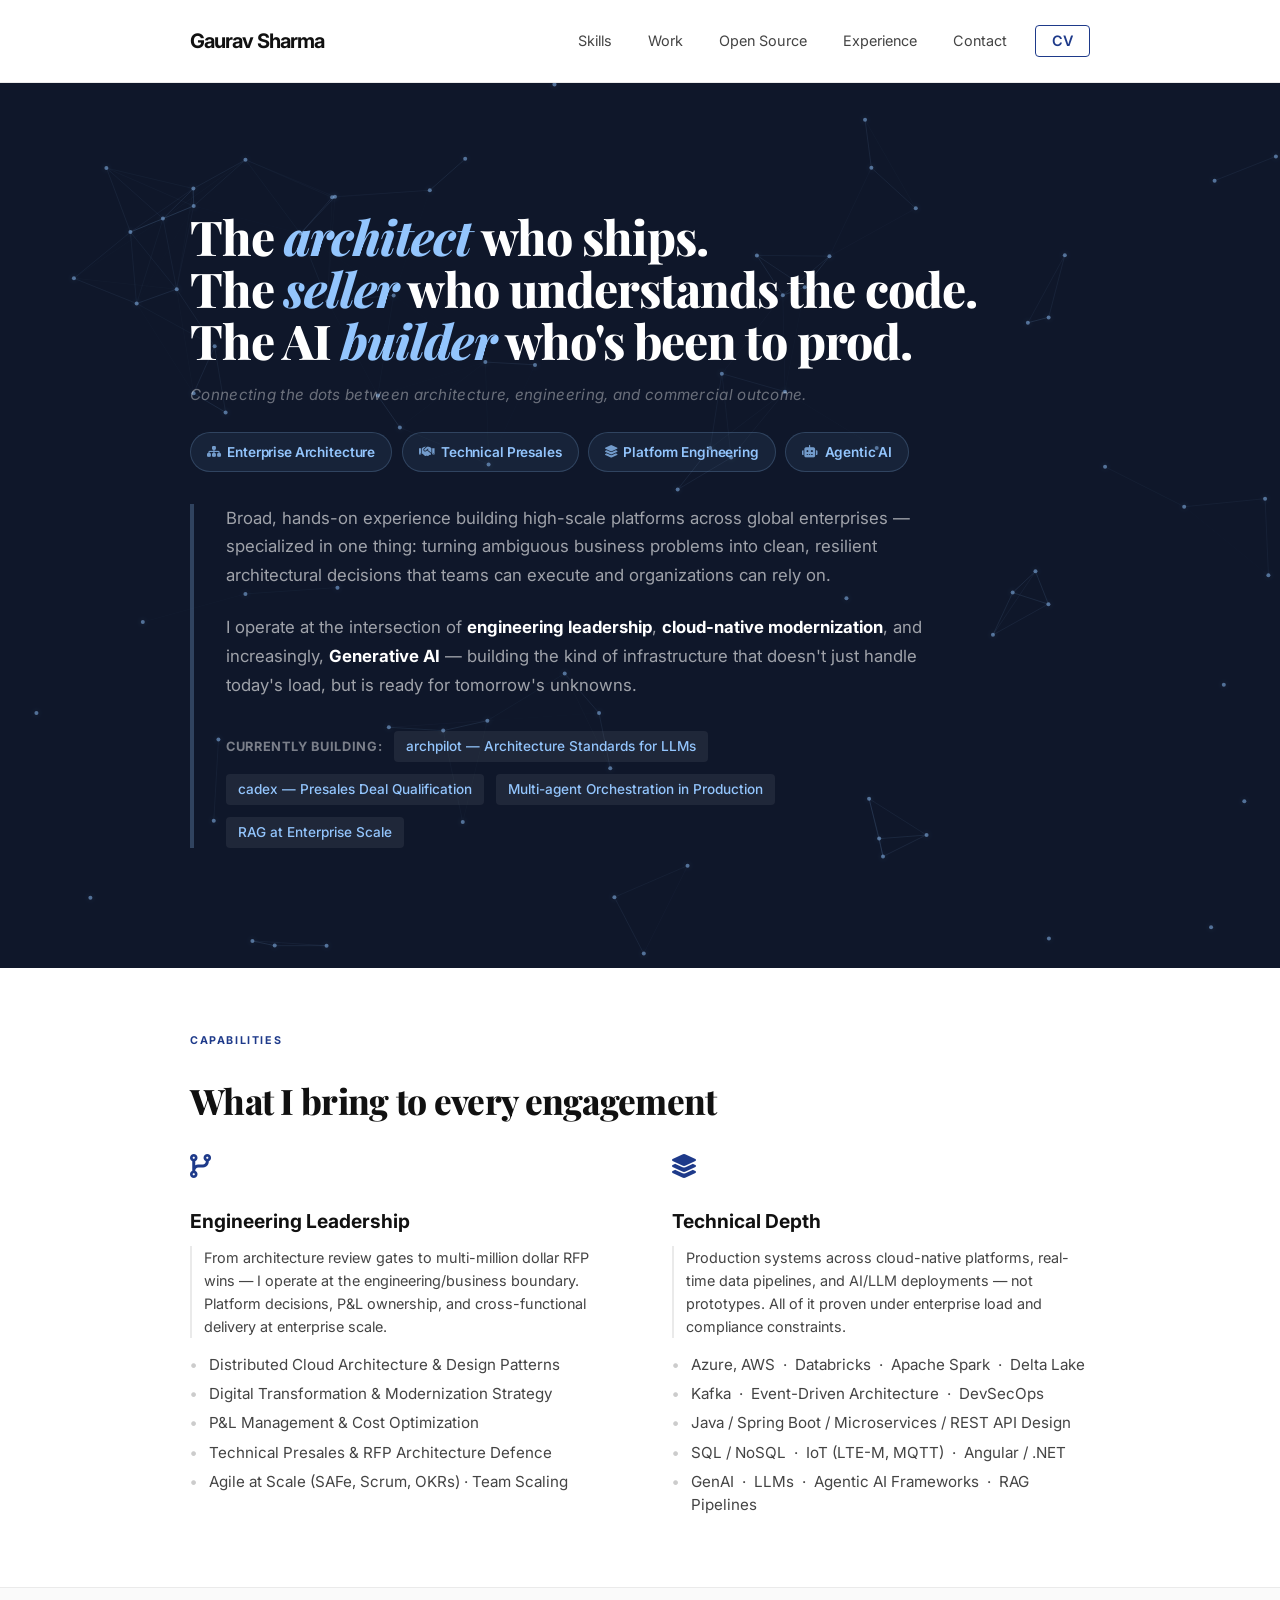
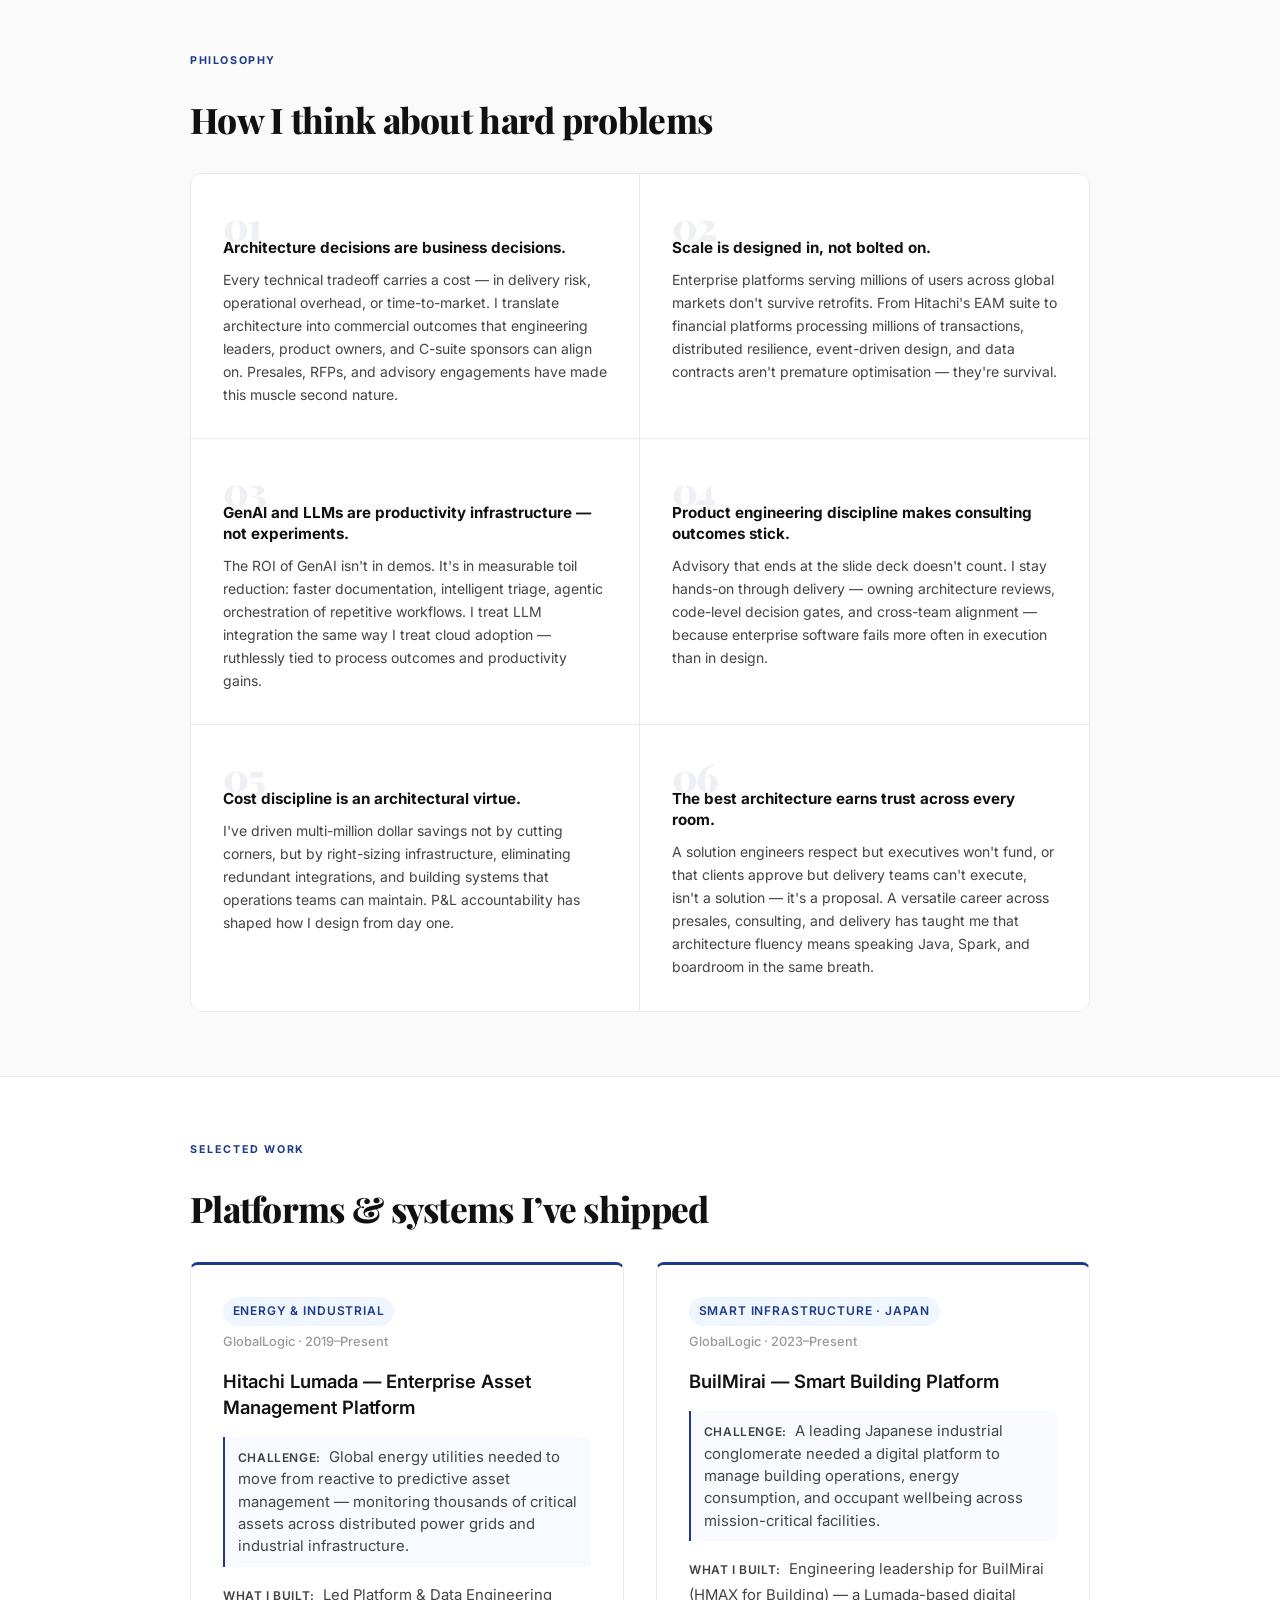
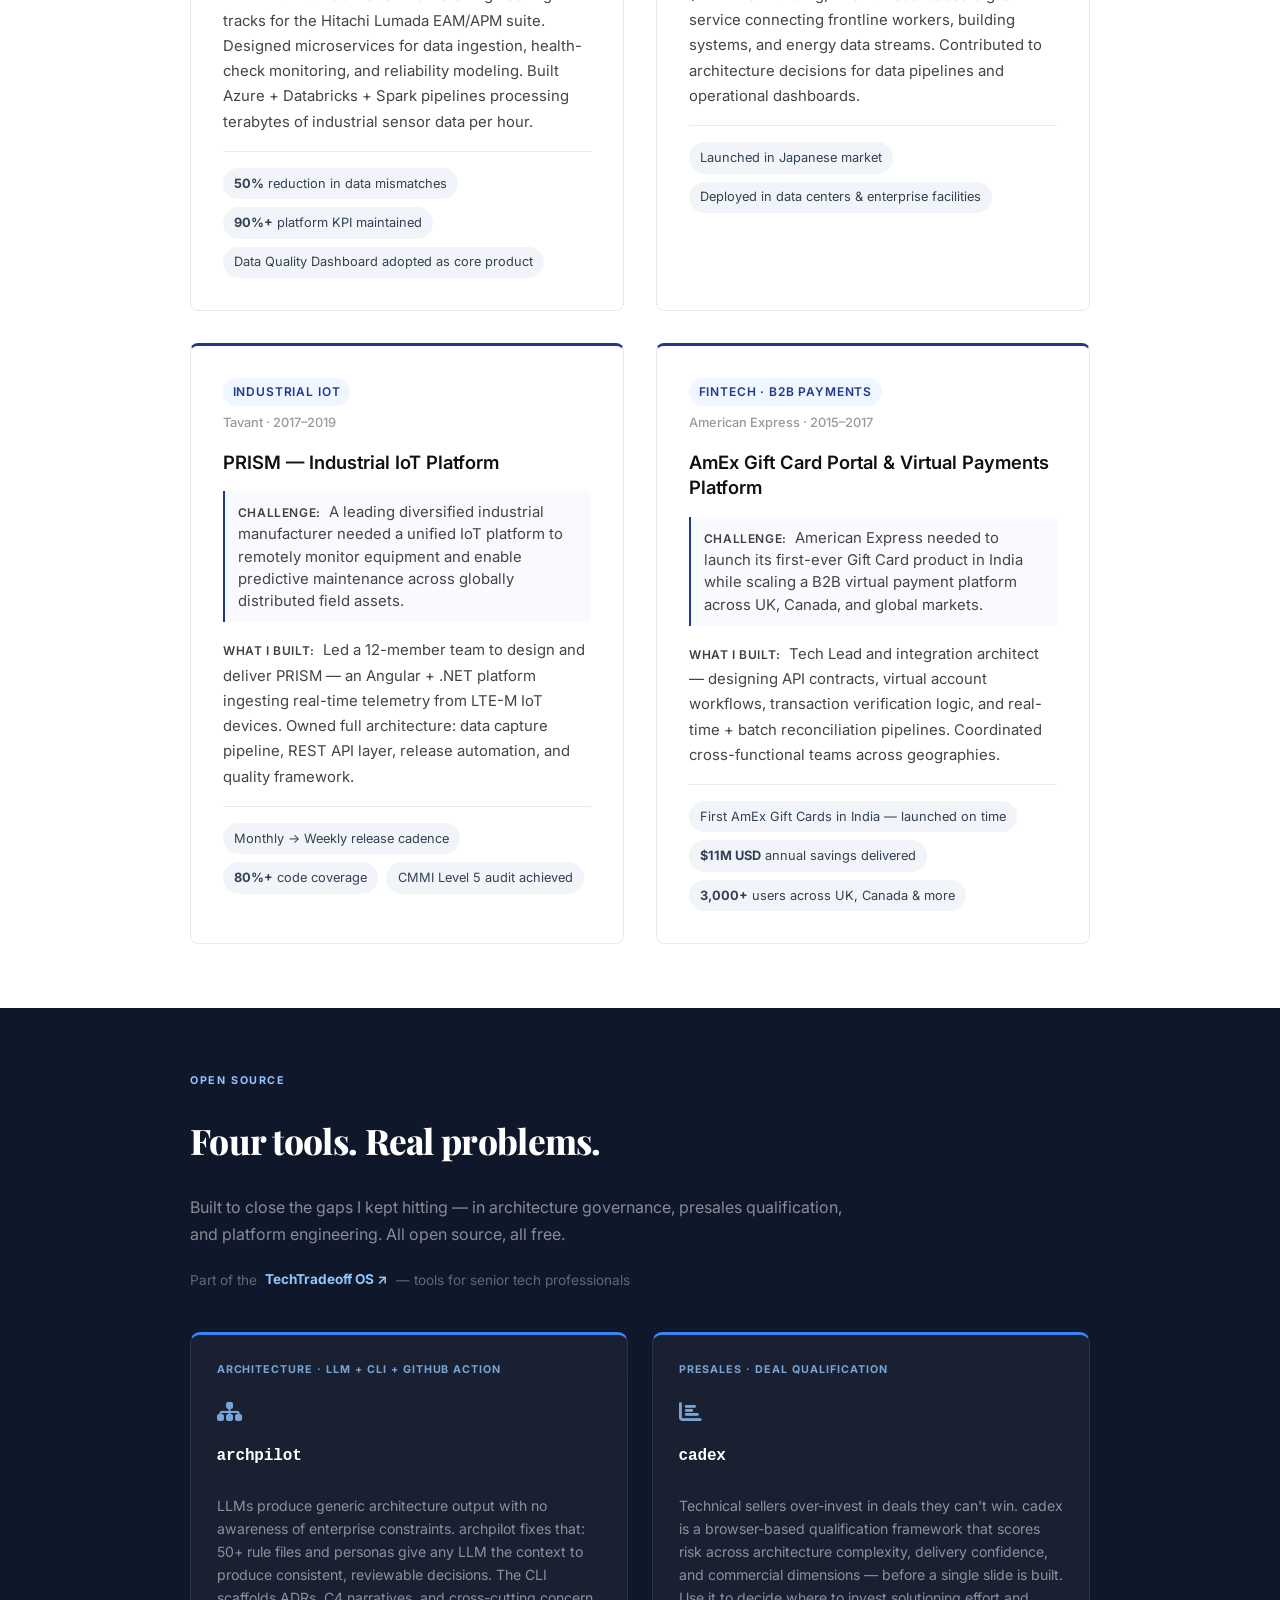
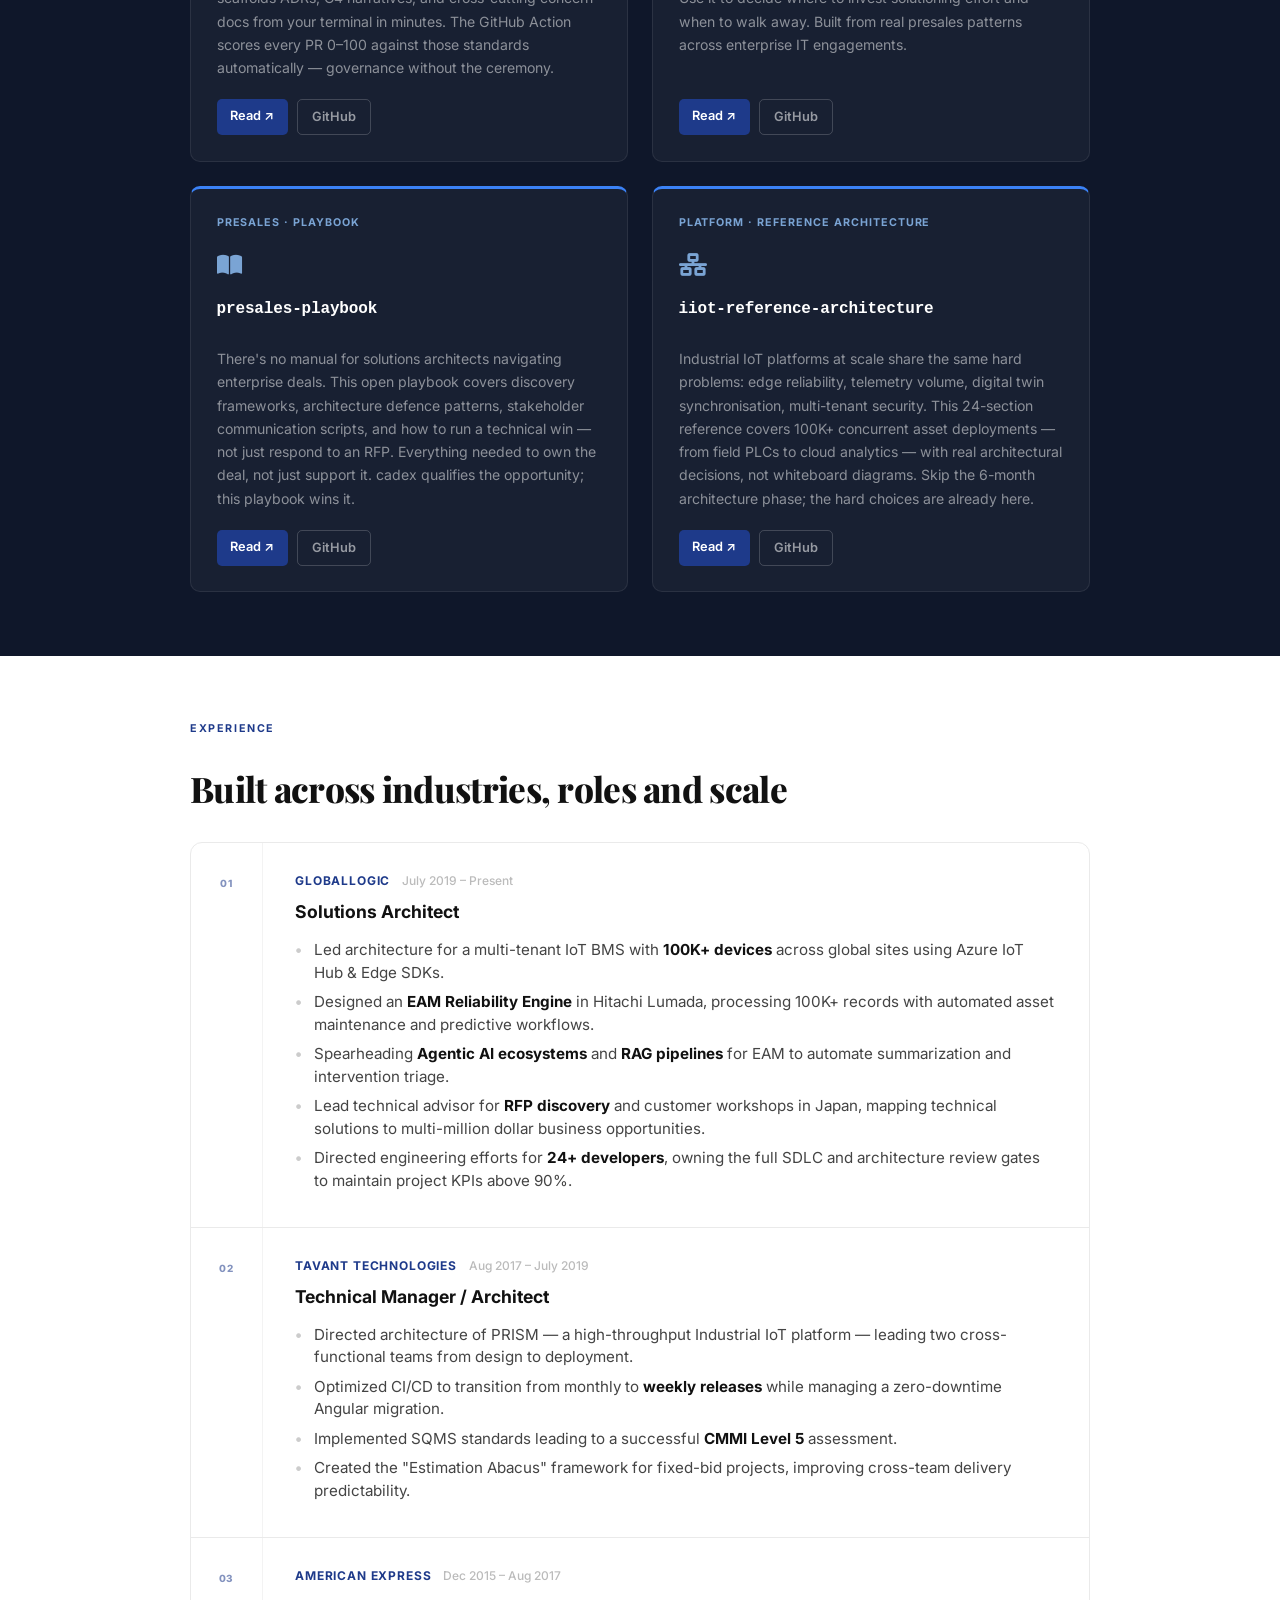
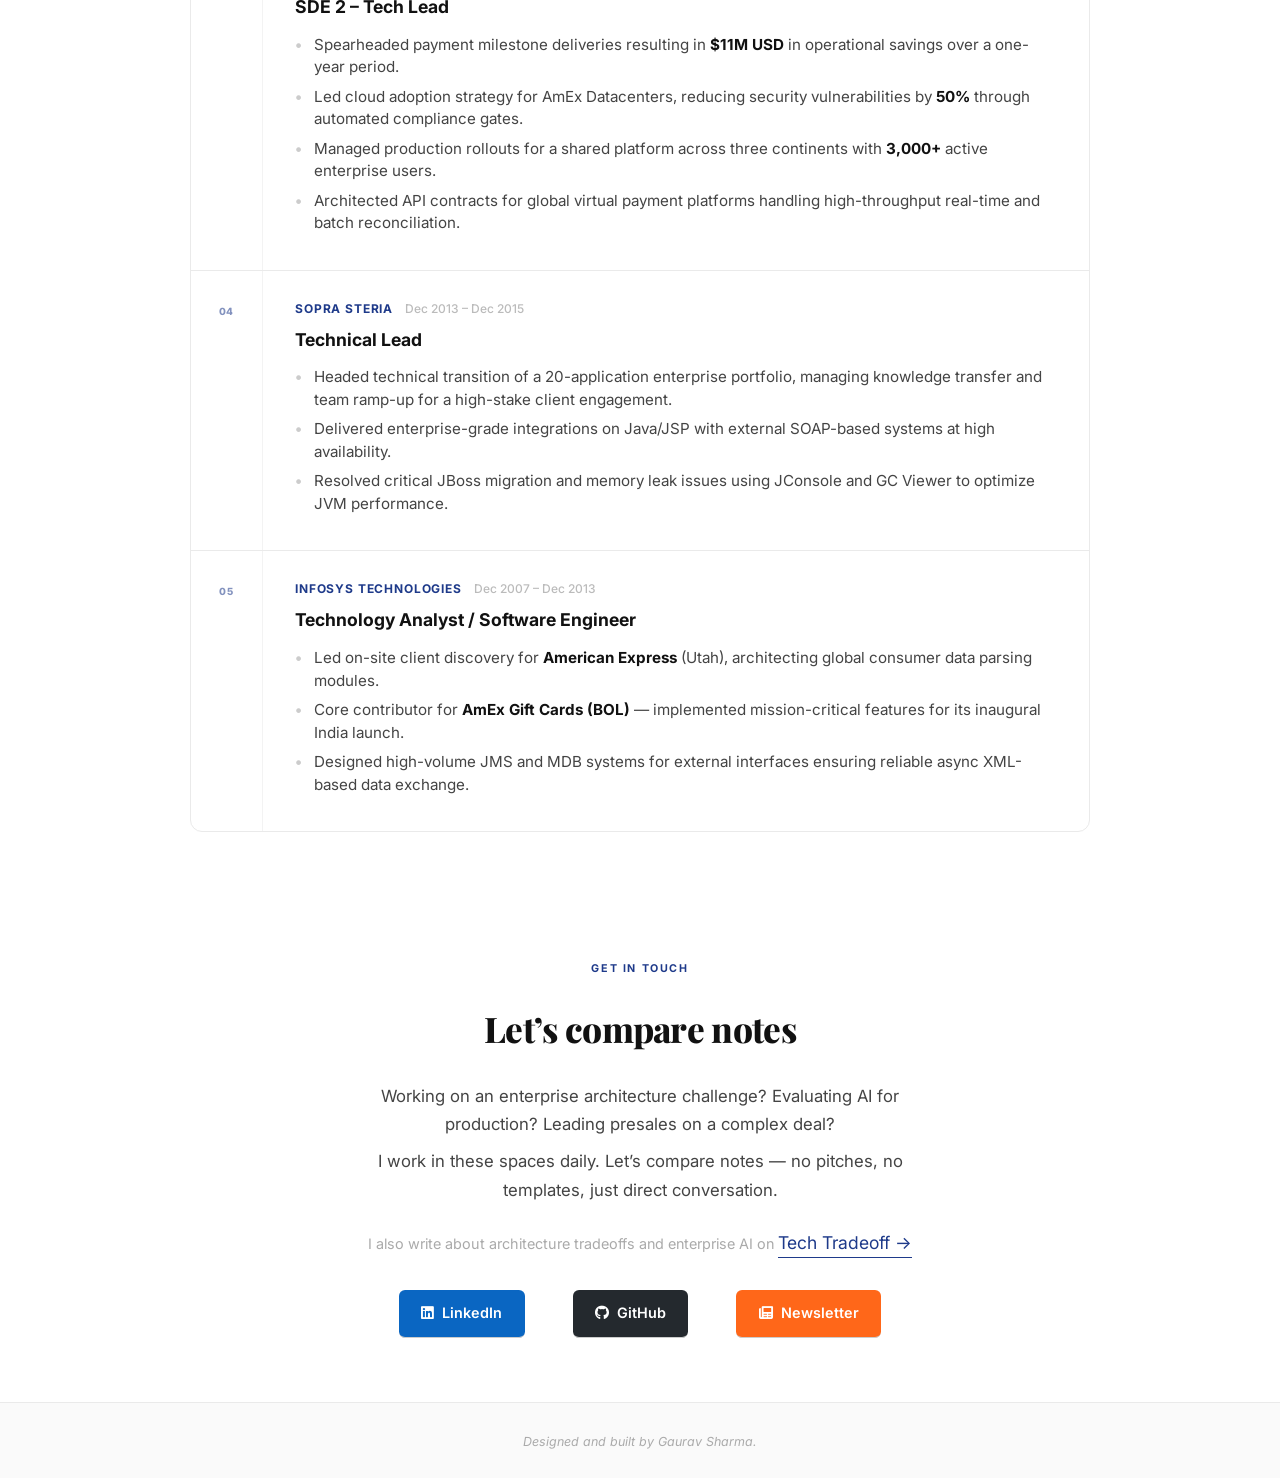
<file: index.html>
<!DOCTYPE html>
<html lang="en">

<head>
    <meta charset="UTF-8">
    <meta name="viewport" content="width=device-width, initial-scale=1.0">
    <title>Gaurav Sharma | Enterprise Architect &amp; Engineering Leader — Cloud, AI, Presales</title>
    <meta name="author" content="Gaurav Sharma">
    <meta name="description"
        content="Gaurav Sharma — Enterprise Solutions Architect with broad experience building high-scale distributed platforms across FinTech, Energy, and IoT. Expert in presales orchestration, GenAI, and cloud architecture.">
    <meta name="keywords"
        content="Gaurav Sharma, Solutions Architect, Enterprise Architect, Cloud Architect, Presales, Databricks, Microservices, Agentic AI, GenAI, Technical Sales, B2B SaaS, Technical Win, System Design, Solution Blueprinting, Distributed Systems, FinTech Architect, IoT Architecture, Big Data Engineering, Presales Playbook">
    <meta name="robots" content="index, follow">
    <link rel="canonical" href="https://gauravs19.github.io/portfolio/">

    <!-- JSON-LD Structured Data -->
    <script type="application/ld+json">
    {
      "@context": "https://schema.org",
      "@type": "Person",
      "name": "Gaurav Sharma",
      "jobTitle": "Solutions Architect & Presales Leader",
      "url": "https://gauravs19.github.io/portfolio/",
      "sameAs": [
        "https://www.linkedin.com/in/gauravs19/",
        "https://github.com/GauravS19"
      ]
    }
    </script>
    <!-- Open Graph -->
    <meta property="og:title" content="Gaurav Sharma | Enterprise Architect &amp; Engineering Leader">
    <meta property="og:description"
        content="Versatile experience architecting cloud-native distributed platforms across FinTech, Energy &amp; IoT. Engineering leader, presales strategist, GenAI practitioner.">
    <meta property="og:type" content="website">
    <meta property="og:url" content="https://gauravs19.github.io/portfolio/">
    <meta property="og:image" content="data:image/svg+xml,%3Csvg xmlns='http://www.w3.org/2000/svg' width='1200' height='630' viewBox='0 0 1200 630'%3E%3Crect width='1200' height='630' fill='%23ffffff'/%3E%3Crect width='1200' height='630' fill='%231e3a8a' opacity='0.04'/%3E%3Ctext x='600' y='260' font-family='Inter,sans-serif' font-size='72' font-weight='800' fill='%231e3a8a' text-anchor='middle' dominant-baseline='middle'%3EGaurav Sharma%3C/text%3E%3Ctext x='600' y='340' font-family='Inter,sans-serif' font-size='30' font-weight='400' fill='%23444' text-anchor='middle'%3EEnterprise Architect · Presales Leader · Agentic AI%3C/text%3E%3C/svg%3E">
    <!-- Twitter Card -->
    <meta name="twitter:card" content="summary">
    <meta name="twitter:title" content="Gaurav Sharma | Solutions Architect">
    <meta name="twitter:description"
        content="Versatile experience architecting high-scale platforms. Engineering leader & Substack writer.">
    <!-- Favicon: G monogram -->
    <link rel="icon"
        href="data:image/svg+xml,<svg xmlns='http://www.w3.org/2000/svg' viewBox='0 0 100 100'><rect width='100' height='100' rx='16' fill='%231e3a8a'/><text y='.9em' font-size='68' font-family='Inter,sans-serif' font-weight='700' fill='white' x='50%' text-anchor='middle' dy='0.1em' dominant-baseline='middle'>G</text></svg>">
    <link rel="stylesheet" href="style.css">
    <link rel="preconnect" href="https://fonts.googleapis.com">
    <link rel="preconnect" href="https://fonts.gstatic.com" crossorigin>
    <link href="https://fonts.googleapis.com/css2?family=Inter:wght@300;400;500;600;700;800&family=Playfair+Display:ital,wght@0,700;0,800;1,700&display=swap"
        rel="stylesheet">
    <link rel="stylesheet" href="https://cdnjs.cloudflare.com/ajax/libs/font-awesome/6.0.0/css/all.min.css">
</head>

<body>

    <nav class="navbar fade-in">
        <div class="container nav-content">
            <a href="#summary" class="logo">Gaurav Sharma</a>
            <div class="nav-links" id="nav-links">
                <a href="#skills">Skills</a>
                <a href="#work">Work</a>
                <a href="#projects">Open Source</a>
                <a href="#experience">Experience</a>
                <a href="#contact">Contact</a>
                <a href="Gaurav_Sharma_CV.pdf" target="_blank" class="nav-cv-btn">CV</a>
            </div>
            <button class="hamburger" id="hamburger" aria-label="Toggle navigation">
                <span></span><span></span><span></span>
            </button>
        </div>
    </nav>

    <header class="hero" id="summary">
        <canvas id="neural-canvas" class="hero-canvas"></canvas>
        <div class="container">
            <h1 class="hero-heading fade-in">The <em>architect</em> who ships.<br>The <em>seller</em> who understands the code.<br>The AI <em>builder</em> who's been to prod.</h1>
            <p class="hero-connect fade-in delay-1">Connecting the dots between architecture, engineering, and commercial outcome.</p>
            <div class="hero-domains fade-in delay-1">
                <span class="hd-chip"><i class="fas fa-sitemap"></i> Enterprise Architecture</span>
                <span class="hd-chip"><i class="fas fa-handshake"></i> Technical Presales</span>
                <span class="hd-chip"><i class="fas fa-layer-group"></i> Platform Engineering</span>
                <span class="hd-chip"><i class="fas fa-robot"></i> Agentic AI</span>
            </div>
            <div class="summary fade-in delay-1">
                <p>Broad, hands-on experience building high-scale platforms across global enterprises — specialized in one thing: turning ambiguous business problems into clean, resilient architectural decisions that teams can execute and organizations can rely on.</p>
                <p>I operate at the intersection of <strong>engineering leadership</strong>, <strong>cloud-native
                        modernization</strong>, and increasingly, <strong>Generative AI</strong> — building the kind of
                    infrastructure that doesn't just handle today's load, but is ready for tomorrow's unknowns.</p>
                <div class="exploring-block fade-in delay-2">
                    <span class="exploring-label">Currently Building:</span>
                    <span class="exploring-item">archpilot — Architecture Standards for LLMs</span>
                    <span class="exploring-item">cadex — Presales Deal Qualification</span>
                    <span class="exploring-item">Multi-agent Orchestration in Production</span>
                    <span class="exploring-item">RAG at Enterprise Scale</span>
                </div>
            </div>
        </div>
    </header>

    <section id="skills" class="section reveal">
        <div class="container">
            <div class="overline">Capabilities</div>
            <h2 class="section-heading">What I bring to every engagement</h2>
            <div class="two-col">
                <div class="feature-item">
                    <i class="fas fa-code-branch"></i>
                    <h3>Engineering Leadership</h3>
                    <p class="skill-context">From architecture review gates to multi-million dollar RFP wins — I operate at the engineering/business boundary. Platform decisions, P&amp;L ownership, and cross-functional delivery at enterprise scale.</p>
                    <ul class="job-bullets">
                        <li>Distributed Cloud Architecture &amp; Design Patterns</li>
                        <li>Digital Transformation &amp; Modernization Strategy</li>
                        <li>P&amp;L Management &amp; Cost Optimization</li>
                        <li>Technical Presales &amp; RFP Architecture Defence</li>
                        <li>Agile at Scale (SAFe, Scrum, OKRs) · Team Scaling</li>
                    </ul>
                </div>
                <div class="feature-item">
                    <i class="fas fa-layer-group"></i>
                    <h3>Technical Depth</h3>
                    <p class="skill-context">Production systems across cloud-native platforms, real-time data pipelines, and AI/LLM deployments — not prototypes. All of it proven under enterprise load and compliance constraints.</p>
                    <ul class="job-bullets">
                        <li>Azure, AWS &nbsp;·&nbsp; Databricks &nbsp;·&nbsp; Apache Spark &nbsp;·&nbsp; Delta Lake</li>
                        <li>Kafka &nbsp;·&nbsp; Event-Driven Architecture &nbsp;·&nbsp; DevSecOps</li>
                        <li>Java / Spring Boot / Microservices / REST API Design</li>
                        <li>SQL / NoSQL &nbsp;·&nbsp; IoT (LTE-M, MQTT) &nbsp;·&nbsp; Angular / .NET</li>
                        <li>GenAI &nbsp;·&nbsp; LLMs &nbsp;·&nbsp; Agentic AI Frameworks &nbsp;·&nbsp; RAG Pipelines</li>
                    </ul>
                </div>
            </div>
        </div>
    </section>

    <section id="principles" class="section alt-bg reveal">
        <div class="container">
            <div class="overline">Philosophy</div>
            <h2 class="section-heading">How I think about hard problems</h2>
            <div class="principles-connected">

                <div class="principle-cell">
                    <div class="principle-number">01</div>
                    <h3>Architecture decisions are business decisions.</h3>
                    <p>Every technical tradeoff carries a cost — in delivery risk, operational overhead, or
                        time-to-market. I translate architecture into commercial outcomes that engineering leaders,
                        product owners, and C-suite sponsors can align on. Presales, RFPs, and advisory engagements have
                        made this muscle second nature.</p>
                </div><div class="principle-cell">
                    <div class="principle-number">02</div>
                    <h3>Scale is designed in, not bolted on.</h3>
                    <p>Enterprise platforms serving millions of users across global markets don't survive retrofits.
                        From Hitachi's EAM suite to financial platforms processing millions of transactions, distributed
                        resilience, event-driven design, and data contracts aren't premature optimisation — they're
                        survival.</p>
                </div><div class="principle-cell">
                    <div class="principle-number">03</div>
                    <h3>GenAI and LLMs are productivity infrastructure — not experiments.</h3>
                    <p>The ROI of GenAI isn't in demos. It's in measurable toil reduction: faster documentation,
                        intelligent triage, agentic orchestration of repetitive workflows. I treat LLM integration the
                        same way I treat cloud adoption — ruthlessly tied to process outcomes and productivity gains.
                    </p>
                </div><div class="principle-cell">
                    <div class="principle-number">04</div>
                    <h3>Product engineering discipline makes consulting outcomes stick.</h3>
                    <p>Advisory that ends at the slide deck doesn't count. I stay hands-on through delivery — owning
                        architecture reviews, code-level decision gates, and cross-team alignment — because enterprise
                        software fails more often in execution than in design.</p>
                </div><div class="principle-cell">
                    <div class="principle-number">05</div>
                    <h3>Cost discipline is an architectural virtue.</h3>
                    <p>I've driven multi-million dollar savings not by cutting corners, but by right-sizing
                        infrastructure, eliminating redundant integrations, and building systems that operations teams
                        can maintain. P&amp;L accountability has shaped how I design from day one.</p>
                </div><div class="principle-cell">
                    <div class="principle-number">06</div>
                    <h3>The best architecture earns trust across every room.</h3>
                    <p>A solution engineers respect but executives won't fund, or that clients approve but delivery
                        teams can't execute, isn't a solution — it's a proposal. A versatile career across presales, consulting,
                        and delivery has taught me that architecture fluency means speaking Java, Spark, and boardroom
                        in the same breath.</p>
                </div>
            </div>
        </div>
    </section>

    <section id="work" class="section reveal">
        <div class="container">
            <div class="overline">Selected Work</div>
            <h2 class="section-heading">Platforms &amp; systems I&rsquo;ve shipped</h2>
            <div class="work-grid">

                <div class="work-card">
                    <div class="work-meta">
                        <span class="work-tag">Energy &amp; Industrial</span>
                        <span class="work-company">GlobalLogic · 2019–Present</span>
                    </div>
                    <h3>Hitachi Lumada — Enterprise Asset Management Platform</h3>
                    <p class="work-challenge"><span class="work-label">Challenge:</span> Global energy utilities needed
                        to move from
                        reactive to predictive asset management — monitoring thousands of critical assets across
                        distributed power grids and industrial infrastructure.</p>
                    <p><span class="work-label">What I built:</span> Led Platform &amp; Data Engineering tracks for the
                        Hitachi Lumada
                        EAM/APM suite. Designed microservices for data ingestion, health-check monitoring, and
                        reliability modeling. Built Azure + Databricks + Spark pipelines processing terabytes of
                        industrial sensor data per hour.</p>
                    <div class="work-outcomes">
                        <span><strong>50%</strong> reduction in data mismatches</span>
                        <span><strong>90%+</strong> platform KPI maintained</span>
                        <span>Data Quality Dashboard adopted as core product</span>
                    </div>
                </div>

                <div class="work-card">
                    <div class="work-meta">
                        <span class="work-tag">Smart Infrastructure · Japan</span>
                        <span class="work-company">GlobalLogic · 2023–Present</span>
                    </div>
                    <h3>BuilMirai — Smart Building Platform</h3>
                    <p class="work-challenge"><span class="work-label">Challenge:</span> A leading Japanese industrial
                        conglomerate
                        needed a digital platform to manage building operations, energy consumption, and occupant
                        wellbeing across mission-critical facilities.</p>
                    <p><span class="work-label">What I built:</span> Engineering leadership for BuilMirai (HMAX for
                        Building) — a
                        Lumada-based digital service connecting frontline workers, building systems, and energy data
                        streams. Contributed to architecture decisions for data pipelines and operational dashboards.
                    </p>
                    <div class="work-outcomes">
                        <span>Launched in Japanese market</span>
                        <span>Deployed in data centers &amp; enterprise facilities</span>
                    </div>
                </div>

                <div class="work-card">
                    <div class="work-meta">
                        <span class="work-tag">Industrial IoT</span>
                        <span class="work-company">Tavant · 2017–2019</span>
                    </div>
                    <h3>PRISM — Industrial IoT Platform</h3>
                    <p class="work-challenge"><span class="work-label">Challenge:</span> A leading diversified
                        industrial manufacturer
                        needed a unified IoT platform to remotely monitor equipment and enable predictive maintenance
                        across globally distributed field assets.</p>
                    <p><span class="work-label">What I built:</span> Led a 12-member team to design and deliver PRISM —
                        an Angular +
                        .NET platform ingesting real-time telemetry from LTE-M IoT devices. Owned full architecture:
                        data capture pipeline, REST API layer, release automation, and quality framework.</p>
                    <div class="work-outcomes">
                        <span>Monthly → Weekly release cadence</span>
                        <span><strong>80%+</strong> code coverage</span>
                        <span>CMMI Level 5 audit achieved</span>
                    </div>
                </div>

                <div class="work-card">
                    <div class="work-meta">
                        <span class="work-tag">FinTech · B2B Payments</span>
                        <span class="work-company">American Express · 2015–2017</span>
                    </div>
                    <h3>AmEx Gift Card Portal &amp; Virtual Payments Platform</h3>
                    <p class="work-challenge"><span class="work-label">Challenge:</span> American Express needed to
                        launch its
                        first-ever Gift Card product in India while scaling a B2B virtual payment platform across UK,
                        Canada, and global markets.</p>
                    <p><span class="work-label">What I built:</span> Tech Lead and integration architect — designing API
                        contracts,
                        virtual account workflows, transaction verification logic, and real-time + batch reconciliation
                        pipelines. Coordinated cross-functional teams across geographies.</p>
                    <div class="work-outcomes">
                        <span>First AmEx Gift Cards in India — launched on time</span>
                        <span><strong>$11M USD</strong> annual savings delivered</span>
                        <span><strong>3,000+</strong> users across UK, Canada &amp; more</span>
                    </div>
                </div>

            </div>
        </div>
    </section>

    <section id="projects" class="section section-dark reveal">
        <div class="container">
            <div class="overline">Open Source</div>
            <h2 class="section-heading">Four tools. Real problems.</h2>
            <p class="section-intro">Built to close the gaps I kept hitting — in architecture governance, presales qualification, and platform engineering. All open source, all free.</p>
            <div class="oss-ecosystem-bar">
                <span class="oss-ecosystem-label">Part of the</span>
                <a href="https://techtradeoff.github.io" target="_blank" class="oss-ecosystem-link">TechTradeoff OS &#8599;</a>
                <span class="oss-ecosystem-label">&mdash; tools for senior tech professionals</span>
            </div>
            <div class="oss-grid oss-grid-2col">

                <div class="oss-card">
                    <div class="oss-card-tag">Architecture · LLM + CLI + GitHub Action</div>
                    <div class="oss-card-icon"><i class="fas fa-sitemap"></i></div>
                    <h3>archpilot</h3>
                    <p>LLMs produce generic architecture output with no awareness of enterprise constraints. archpilot fixes that: 50+ rule files and personas give any LLM the context to produce consistent, reviewable decisions. The CLI scaffolds ADRs, C4 narratives, and cross-cutting concern docs from your terminal in minutes. The GitHub Action scores every PR 0&ndash;100 against those standards automatically — governance without the ceremony.</p>
                    <div class="oss-card-links">
                        <a href="https://gauravs19.github.io/archpilot/" target="_blank" class="oss-btn-primary">Read &#8599;</a>
                        <a href="https://github.com/gauravs19/archpilot" target="_blank" class="oss-btn-ghost">GitHub</a>
                    </div>
                </div>

                <div class="oss-card">
                    <div class="oss-card-tag">Presales · Deal Qualification</div>
                    <div class="oss-card-icon"><i class="fas fa-chart-bar"></i></div>
                    <h3>cadex</h3>
                    <p>Technical sellers over-invest in deals they can't win. cadex is a browser-based qualification framework that scores risk across architecture complexity, delivery confidence, and commercial dimensions — before a single slide is built. Use it to decide where to invest solutioning effort and when to walk away. Built from real presales patterns across enterprise IT engagements.</p>
                    <div class="oss-card-links">
                        <a href="https://gauravs19.github.io/cadex/" target="_blank" class="oss-btn-primary">Read &#8599;</a>
                        <a href="https://github.com/gauravs19/cadex" target="_blank" class="oss-btn-ghost">GitHub</a>
                    </div>
                </div>

                <div class="oss-card">
                    <div class="oss-card-tag">Presales · Playbook</div>
                    <div class="oss-card-icon"><i class="fas fa-book-open"></i></div>
                    <h3>presales-playbook</h3>
                    <p>There's no manual for solutions architects navigating enterprise deals. This open playbook covers discovery frameworks, architecture defence patterns, stakeholder communication scripts, and how to run a technical win — not just respond to an RFP. Everything needed to own the deal, not just support it. cadex qualifies the opportunity; this playbook wins it.</p>
                    <div class="oss-card-links">
                        <a href="https://gauravs19.github.io/presales-playbook" target="_blank" class="oss-btn-primary">Read &#8599;</a>
                        <a href="https://github.com/gauravs19/presales-playbook" target="_blank" class="oss-btn-ghost">GitHub</a>
                    </div>
                </div>

                <div class="oss-card">
                    <div class="oss-card-tag">Platform · Reference Architecture</div>
                    <div class="oss-card-icon"><i class="fas fa-network-wired"></i></div>
                    <h3>iiot-reference-architecture</h3>
                    <p>Industrial IoT platforms at scale share the same hard problems: edge reliability, telemetry volume, digital twin synchronisation, multi-tenant security. This 24-section reference covers 100K+ concurrent asset deployments — from field PLCs to cloud analytics — with real architectural decisions, not whiteboard diagrams. Skip the 6-month architecture phase; the hard choices are already here.</p>
                    <div class="oss-card-links">
                        <a href="https://gauravs19.github.io/iiot-reference-architecture/" target="_blank" class="oss-btn-primary">Read &#8599;</a>
                        <a href="https://github.com/gauravs19/iiot-reference-architecture" target="_blank" class="oss-btn-ghost">GitHub</a>
                    </div>
                </div>

            </div>
        </div>
    </section>

    <section id="experience" class="section reveal">
        <div class="container">
            <div class="overline">Experience</div>
            <h2 class="section-heading">Built across industries, roles and scale</h2>
            <div class="exp-list">

                <div class="exp-row">
                    <div class="exp-num">01</div>
                    <div class="exp-content">
                        <div class="exp-meta">
                            <span class="exp-company">GlobalLogic</span>
                            <span class="exp-date">July 2019 &ndash; Present</span>
                        </div>
                        <h3>Solutions Architect</h3>
                        <ul class="job-bullets">
                            <li>Led architecture for a multi-tenant IoT BMS with <strong>100K+ devices</strong> across global sites using Azure IoT Hub &amp; Edge SDKs.</li>
                            <li>Designed an <strong>EAM Reliability Engine</strong> in Hitachi Lumada, processing 100K+ records with automated asset maintenance and predictive workflows.</li>
                            <li>Spearheading <strong>Agentic AI ecosystems</strong> and <strong>RAG pipelines</strong> for EAM to automate summarization and intervention triage.</li>
                            <li>Lead technical advisor for <strong>RFP discovery</strong> and customer workshops in Japan, mapping technical solutions to multi-million dollar business opportunities.</li>
                            <li>Directed engineering efforts for <strong>24+ developers</strong>, owning the full SDLC and architecture review gates to maintain project KPIs above 90%.</li>
                        </ul>
                    </div>
                </div>

                <div class="exp-row">
                    <div class="exp-num">02</div>
                    <div class="exp-content">
                        <div class="exp-meta">
                            <span class="exp-company">Tavant Technologies</span>
                            <span class="exp-date">Aug 2017 &ndash; July 2019</span>
                        </div>
                        <h3>Technical Manager / Architect</h3>
                        <ul class="job-bullets">
                            <li>Directed architecture of PRISM — a high-throughput Industrial IoT platform — leading two cross-functional teams from design to deployment.</li>
                            <li>Optimized CI/CD to transition from monthly to <strong>weekly releases</strong> while managing a zero-downtime Angular migration.</li>
                            <li>Implemented SQMS standards leading to a successful <strong>CMMI Level 5</strong> assessment.</li>
                            <li>Created the "Estimation Abacus" framework for fixed-bid projects, improving cross-team delivery predictability.</li>
                        </ul>
                    </div>
                </div>

                <div class="exp-row">
                    <div class="exp-num">03</div>
                    <div class="exp-content">
                        <div class="exp-meta">
                            <span class="exp-company">American Express</span>
                            <span class="exp-date">Dec 2015 &ndash; Aug 2017</span>
                        </div>
                        <h3>SDE 2 &ndash; Tech Lead</h3>
                        <ul class="job-bullets">
                            <li>Spearheaded payment milestone deliveries resulting in <strong>$11M USD</strong> in operational savings over a one-year period.</li>
                            <li>Led cloud adoption strategy for AmEx Datacenters, reducing security vulnerabilities by <strong>50%</strong> through automated compliance gates.</li>
                            <li>Managed production rollouts for a shared platform across three continents with <strong>3,000+</strong> active enterprise users.</li>
                            <li>Architected API contracts for global virtual payment platforms handling high-throughput real-time and batch reconciliation.</li>
                        </ul>
                    </div>
                </div>

                <div class="exp-row">
                    <div class="exp-num">04</div>
                    <div class="exp-content">
                        <div class="exp-meta">
                            <span class="exp-company">Sopra Steria</span>
                            <span class="exp-date">Dec 2013 &ndash; Dec 2015</span>
                        </div>
                        <h3>Technical Lead</h3>
                        <ul class="job-bullets">
                            <li>Headed technical transition of a 20-application enterprise portfolio, managing knowledge transfer and team ramp-up for a high-stake client engagement.</li>
                            <li>Delivered enterprise-grade integrations on Java/JSP with external SOAP-based systems at high availability.</li>
                            <li>Resolved critical JBoss migration and memory leak issues using JConsole and GC Viewer to optimize JVM performance.</li>
                        </ul>
                    </div>
                </div>

                <div class="exp-row">
                    <div class="exp-num">05</div>
                    <div class="exp-content">
                        <div class="exp-meta">
                            <span class="exp-company">Infosys Technologies</span>
                            <span class="exp-date">Dec 2007 &ndash; Dec 2013</span>
                        </div>
                        <h3>Technology Analyst / Software Engineer</h3>
                        <ul class="job-bullets">
                            <li>Led on-site client discovery for <strong>American Express</strong> (Utah), architecting global consumer data parsing modules.</li>
                            <li>Core contributor for <strong>AmEx Gift Cards (BOL)</strong> — implemented mission-critical features for its inaugural India launch.</li>
                            <li>Designed high-volume JMS and MDB systems for external interfaces ensuring reliable async XML-based data exchange.</li>
                        </ul>
                    </div>
                </div>

            </div>
        </div>
    </section>




    <section id="contact" class="section reveal">
        <div class="container footer-content">
            <div class="contact-block">
                <div class="overline">Get in Touch</div>
                <h2 class="section-heading">Let&rsquo;s compare notes</h2>
                <p style="max-width: 600px; margin: 0 auto 0.5rem auto; color: var(--text-secondary);">
                    Working on an enterprise architecture challenge? Evaluating AI for production? Leading presales on a complex deal?
                </p>
                <p style="max-width: 560px; margin: 0 auto 1.5rem auto; color: var(--text-secondary);">
                    I work in these spaces daily. Let&rsquo;s compare notes — no pitches, no templates, just direct conversation.
                </p>
                <p style="max-width: 560px; margin: 0 auto 2rem auto; font-size: 0.9rem; color: #aaa;">
                    I also write about architecture tradeoffs and enterprise AI on <a href="https://techtradeoff.substack.com/" target="_blank" style="color: var(--accent); text-decoration: none; border-bottom: 1px solid currentColor;">Tech Tradeoff &rarr;</a>
                </p>
                <div class="links">
                    <a href="https://www.linkedin.com/in/gauravs19/" target="_blank" class="btn contact-btn contact-btn-linkedin"><i class="fab fa-linkedin"></i>LinkedIn</a>
                    <a href="https://github.com/gauravs19" target="_blank" class="btn contact-btn contact-btn-github"><i class="fab fa-github"></i>GitHub</a>
                    <a href="https://techtradeoff.substack.com" target="_blank" class="btn contact-btn contact-btn-substack"><i class="fas fa-newspaper"></i>Newsletter</a>
                </div>
            </div>
        </div>
    </section>

    <footer class="site-footer">
        <div class="container">
            <span class="footer-copy">Designed and built by Gaurav Sharma.</span>
        </div>
    </footer>
    <script src="script.js"></script>
</body>

</html>
</file>
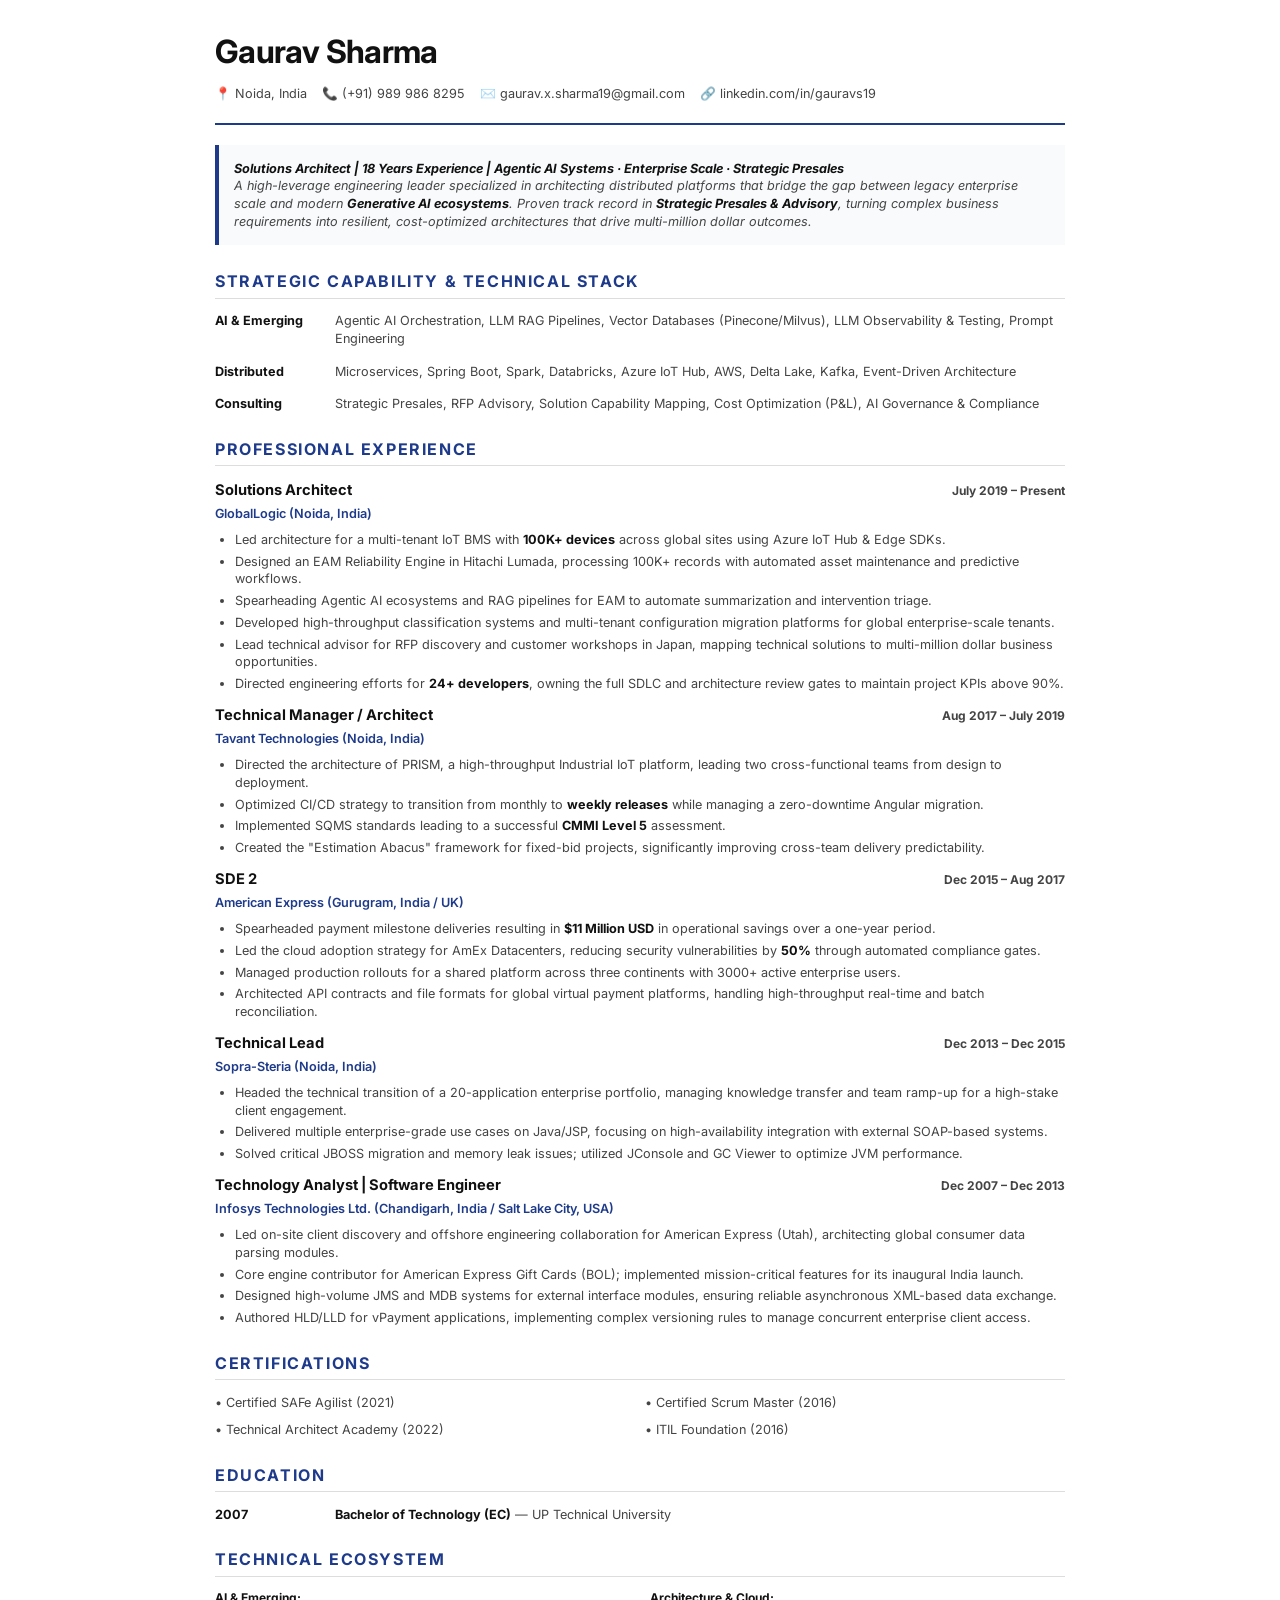
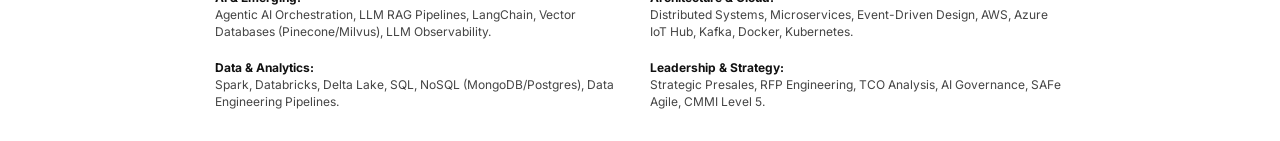
<file: resume.html>
<!DOCTYPE html>
<html lang="en">

<head>
    <meta charset="UTF-8">
    <meta name="viewport" content="width=device-width, initial-scale=1.0">
    <title>Resume - Gaurav Sharma</title>
    <meta name="description"
        content="Resume of Gaurav Sharma - Enterprise Solutions Architect and Engineering Leader with 18 years of experience building high-scale distributed platforms, AI systems, and driving technical presales.">
    <meta name="keywords"
        content="Resume, CV, Gaurav Sharma, Solutions Architect, Enterprise Architect, Cloud Architect, Presales, Databricks, Spark, Microservices, Agentic AI, GenAI, Technical Leader, System Design">
    <meta name="author" content="Gaurav Sharma">
    <meta name="robots" content="index, follow">
    <link rel="canonical" href="https://gauravs19.github.io/portfolio/resume.html">

    <!-- JSON-LD Structured Data -->
    <script type="application/ld+json">
    {
      "@context": "https://schema.org",
      "@type": "ProfilePage",
      "mainEntity": {
        "@type": "Person",
        "name": "Gaurav Sharma",
        "jobTitle": "Solutions Architect & Presales Leader",
        "worksFor": {
          "@type": "Organization",
          "name": "GlobalLogic"
        },
        "url": "https://gauravs19.github.io/portfolio/resume.html",
        "sameAs": [
          "https://www.linkedin.com/in/gauravs19/",
          "https://github.com/GauravS19"
        ]
      }
    }
    </script>

    <!-- Open Graph -->
    <meta property="og:title" content="Resume | Gaurav Sharma - Solutions Architect">
    <meta property="og:description"
        content="Resume: 18 years architecting high-scale platforms across global enterprises. Solutions Architect, Presales, Databricks, Java, Cloud.">
    <meta property="og:type" content="website">
    <meta property="og:url" content="https://gauravs19.github.io/portfolio/resume.html">
    <link href="https://fonts.googleapis.com/css2?family=Inter:wght@400;500;600;700&display=swap" rel="stylesheet">
    <style>
        :root {
            --text-primary: #111;
            --text-secondary: #444;
            --accent: #1e3a8a;
            --border: #ddd;
        }

        body {
            font-family: 'Inter', sans-serif;
            color: var(--text-primary);
            line-height: 1.4;
            /* Tightened from 1.5 */
            margin: 0;
            padding: 30px;
            /* Reduced from 40px */
            font-size: 9.5pt;
            /* Reduced from 10pt */
        }

        .container {
            max-width: 850px;
            margin: 0 auto;
        }

        header {
            border-bottom: 2px solid var(--accent);
            padding-bottom: 20px;
            margin-bottom: 20px;
        }

        h1 {
            margin: 0;
            font-size: 24pt;
            letter-spacing: -0.02em;
        }

        .contact {
            margin-top: 10px;
            color: var(--text-secondary);
            display: flex;
            gap: 15px;
            flex-wrap: wrap;
        }

        .contact a {
            color: var(--text-secondary);
            text-decoration: none;
        }

        .summary {
            margin: 20px 0;
            background: #f8fafc;
            padding: 15px;
            border-left: 4px solid var(--accent);
        }

        .summary p {
            margin: 0;
            font-style: italic;
            color: var(--text-secondary);
        }

        h2 {
            font-size: 12pt;
            text-transform: uppercase;
            letter-spacing: 0.1em;
            color: var(--accent);
            border-bottom: 1px solid var(--border);
            padding-bottom: 5px;
            margin-top: 25px;
        }

        .section-grid {
            display: grid;
            grid-template-columns: 120px 1fr;
            margin-bottom: 15px;
        }

        .label {
            font-weight: 700;
            color: var(--text-primary);
        }

        .content {
            color: var(--text-secondary);
        }

        .job {
            margin-bottom: 12px;
            /* Reduced from 20px */
        }

        .job-header {
            display: flex;
            justify-content: space-between;
            align-items: baseline;
            font-weight: 700;
            margin-bottom: 5px;
        }

        .job-title {
            font-size: 11pt;
            color: var(--text-primary);
        }

        .job-date {
            color: var(--text-secondary);
            font-size: 9pt;
        }

        .company {
            color: var(--accent);
            margin-bottom: 8px;
            font-weight: 600;
        }

        ul {
            margin: 5px 0 0 0;
            padding-left: 20px;
            color: var(--text-secondary);
        }

        li {
            margin-bottom: 4px;
        }

        strong {
            color: var(--text-primary);
        }

        .cert-grid {
            display: grid;
            grid-template-columns: 1fr 1fr;
            gap: 10px;
            color: var(--text-secondary);
        }



        @media print {
            body {
                padding: 0;
            }

            .container {
                max-width: 100%;
            }

            a {
                color: black !important;
            }

            header {
                margin-top: 10px;
            }
        }
    </style>
</head>

<body>
    <div class="container">
        <header>
            <h1>Gaurav Sharma</h1>
            <div class="contact">
                <span>📍 Noida, India</span>
                <span>📞 (+91) 989 986 8295</span>
                <span>✉️ <a href="mailto:gaurav.x.sharma19@gmail.com">gaurav.x.sharma19@gmail.com</a></span>
                <span>🔗 <a href="https://linkedin.com/in/gauravs19">linkedin.com/in/gauravs19</a></span>
            </div>
        </header>

        <section class="summary">
            <p><strong>Solutions Architect | 18 Years Experience | Agentic AI Systems · Enterprise Scale · Strategic
                    Presales</strong><br>
                A high-leverage engineering leader specialized in architecting distributed platforms that bridge the gap
                between legacy enterprise scale and modern <strong>Generative AI ecosystems</strong>. Proven track
                record in <strong>Strategic Presales & Advisory</strong>, turning complex business requirements into
                resilient, cost-optimized architectures that drive multi-million dollar outcomes.</p>
        </section>

        <h2>Strategic Capability & Technical Stack</h2>
        <div class="section-grid">
            <div class="label">AI & Emerging</div>
            <div class="content">Agentic AI Orchestration, LLM RAG Pipelines, Vector Databases (Pinecone/Milvus), LLM
                Observability & Testing, Prompt Engineering</div>
        </div>
        <div class="section-grid">
            <div class="label">Distributed</div>
            <div class="content">Microservices, Spring Boot, Spark, Databricks, Azure IoT Hub, AWS, Delta Lake, Kafka,
                Event-Driven Architecture</div>
        </div>
        <div class="section-grid">
            <div class="label">Consulting</div>
            <div class="content">Strategic Presales, RFP Advisory, Solution Capability Mapping, Cost Optimization (P&L),
                AI Governance & Compliance</div>
        </div>

        <h2>Professional Experience</h2>

        <div class="job">
            <div class="job-header">
                <span class="job-title">Solutions Architect</span>
                <span class="job-date">July 2019 – Present</span>
            </div>
            <div class="company">GlobalLogic (Noida, India)</div>
            <ul>
                <li>Led architecture for a multi-tenant IoT BMS with <strong>100K+ devices</strong> across global sites
                    using Azure IoT Hub & Edge SDKs.</li>
                <li>Designed an EAM Reliability Engine in Hitachi Lumada, processing 100K+ records with automated asset
                    maintenance and predictive workflows.</li>
                <li>Spearheading Agentic AI ecosystems and RAG pipelines for EAM to automate summarization and
                    intervention triage.</li>
                <li>Developed high-throughput classification systems and multi-tenant configuration migration platforms
                    for global enterprise-scale tenants.</li>
                <li>Lead technical advisor for RFP discovery and customer workshops in Japan, mapping technical
                    solutions to multi-million dollar business opportunities.</li>
                <li>Directed engineering efforts for <strong>24+ developers</strong>, owning the full SDLC and
                    architecture review gates to maintain project KPIs above 90%.</li>
            </ul>
        </div>

        <div class="job">
            <div class="job-header">
                <span class="job-title">Technical Manager / Architect</span>
                <span class="job-date">Aug 2017 – July 2019</span>
            </div>
            <div class="company">Tavant Technologies (Noida, India)</div>
            <ul>
                <li>Directed the architecture of PRISM, a high-throughput Industrial IoT platform, leading two
                    cross-functional teams from design to deployment.</li>
                <li>Optimized CI/CD strategy to transition from monthly to <strong>weekly releases</strong> while
                    managing a zero-downtime Angular migration.</li>
                <li>Implemented SQMS standards leading to a successful <strong>CMMI Level 5</strong> assessment.</li>
                <li>Created the "Estimation Abacus" framework for fixed-bid projects, significantly improving cross-team
                    delivery predictability.</li>
            </ul>
        </div>

        <div class="job">
            <div class="job-header">
                <span class="job-title">SDE 2</span>
                <span class="job-date">Dec 2015 – Aug 2017</span>
            </div>
            <div class="company">American Express (Gurugram, India / UK)</div>
            <ul>
                <li>Spearheaded payment milestone deliveries resulting in <strong>$11 Million USD</strong> in
                    operational savings over a one-year period.</li>
                <li>Led the cloud adoption strategy for AmEx Datacenters, reducing security vulnerabilities by
                    <strong>50%</strong> through automated compliance gates.
                </li>
                <li>Managed production rollouts for a shared platform across three continents with 3000+ active
                    enterprise users.</li>
                <li>Architected API contracts and file formats for global virtual payment platforms, handling
                    high-throughput real-time and batch reconciliation.</li>
            </ul>
        </div>

        <div class="job">
            <div class="job-header">
                <span class="job-title">Technical Lead</span>
                <span class="job-date">Dec 2013 – Dec 2015</span>
            </div>
            <div class="company">Sopra-Steria (Noida, India)</div>
            <ul>
                <li>Headed the technical transition of a 20-application enterprise portfolio, managing knowledge
                    transfer and team ramp-up for a high-stake client engagement.</li>
                <li>Delivered multiple enterprise-grade use cases on Java/JSP, focusing on high-availability integration
                    with external SOAP-based systems.</li>
                <li>Solved critical JBOSS migration and memory leak issues; utilized JConsole and GC Viewer to optimize
                    JVM performance.</li>
            </ul>
        </div>

        <div class="job">
            <div class="job-header">
                <span class="job-title">Technology Analyst | Software Engineer</span>
                <span class="job-date">Dec 2007 – Dec 2013</span>
            </div>
            <div class="company">Infosys Technologies Ltd. (Chandigarh, India / Salt Lake City, USA)</div>
            <ul>
                <li>Led on-site client discovery and offshore engineering collaboration for American Express (Utah),
                    architecting global consumer data parsing modules.</li>
                <li>Core engine contributor for American Express Gift Cards (BOL); implemented mission-critical features
                    for its inaugural India launch.</li>
                <li>Designed high-volume JMS and MDB systems for external interface modules, ensuring reliable
                    asynchronous XML-based data exchange.</li>
                <li>Authored HLD/LLD for vPayment applications, implementing complex versioning rules to manage
                    concurrent enterprise client access.</li>
            </ul>
        </div>

        <h2>Certifications</h2>
        <div class="cert-grid">
            <div>• Certified SAFe Agilist (2021)</div>
            <div>• Certified Scrum Master (2016)</div>
            <div>• Technical Architect Academy (2022)</div>
            <div>• ITIL Foundation (2016)</div>
        </div>

        <h2>Education</h2>
        <div class="section-grid" style="margin-bottom: 25px;">
            <div class="label">2007</div>
            <div class="content"><strong>Bachelor of Technology (EC)</strong> — UP Technical University</div>
        </div>

        <h2>Technical Ecosystem</h2>
        <div class="cert-grid" style="font-size: 9pt; gap: 20px;">
            <div>
                <strong>AI & Emerging:</strong><br>
                Agentic AI Orchestration, LLM RAG Pipelines, LangChain, Vector Databases (Pinecone/Milvus), LLM
                Observability.
            </div>
            <div>
                <strong>Architecture & Cloud:</strong><br>
                Distributed Systems, Microservices, Event-Driven Design, AWS, Azure IoT Hub, Kafka, Docker, Kubernetes.
            </div>
            <div>
                <strong>Data & Analytics:</strong><br>
                Spark, Databricks, Delta Lake, SQL, NoSQL (MongoDB/Postgres), Data Engineering Pipelines.
            </div>
            <div>
                <strong>Leadership & Strategy:</strong><br>
                Strategic Presales, RFP Engineering, TCO Analysis, AI Governance, SAFe Agile, CMMI Level 5.
            </div>
        </div>
    </div>
</body>

</html>
</file>
<file: style.css>
:root {
    --bg-color: #ffffff;
    --text-primary: #111111;
    --text-secondary: #444444;
    --accent: #1e3a8a;
    --border-light: #eaeaea;
    --font-stack: 'Inter', sans-serif;
}

body {
    margin: 0;
    font-family: var(--font-stack);
    background-color: var(--bg-color);
    color: var(--text-primary);
    line-height: 1.7;
    -webkit-font-smoothing: antialiased;
}

.container {
    max-width: 900px;
    margin: 0 auto;
    padding: 0 2rem;
}

/* Navbar */
.navbar {
    padding: 1.5rem 0;
    position: sticky;
    top: 0;
    z-index: 100;
    background: rgba(255, 255, 255, 0.92);
    backdrop-filter: blur(10px);
    -webkit-backdrop-filter: blur(10px);
    border-bottom: 1px solid var(--border-light);
    transition: box-shadow 0.2s;
}

.nav-content {
    display: flex;
    justify-content: space-between;
    align-items: center;
}

.logo {
    font-weight: 700;
    font-size: 1.25rem;
    letter-spacing: -0.05em;
    text-decoration: none !important;
    color: var(--text-primary) !important;
}

.nav-links a {
    margin-left: 2rem;
    text-decoration: none;
    color: var(--text-secondary);
    font-size: 0.9rem;
    transition: color 0.2s;
}

.nav-links a:hover {
    color: var(--text-primary);
}

.nav-links a.nav-cv-btn {
    border: 1px solid var(--accent);
    padding: 0.4rem 1rem !important;
    border-radius: 4px;
    margin-left: 1.5rem;
    color: var(--accent);
    font-weight: 600;
}

.nav-links a.nav-cv-btn:hover {
    background: var(--accent);
    color: white !important;
}

.nav-links a.active {
    color: var(--accent);
    font-weight: 600;
}

/* Typography */
h1 {
    font-size: 3.5rem;
    line-height: 1.1;
    font-weight: 600;
    letter-spacing: -0.03em;
    margin: 1.5rem 0 0.5rem 0;
    color: var(--text-primary);
}

/* Hero subtitle tagline in accent blue */
.hero h2.section-title {
    color: var(--accent);
    border-top: none;
    padding-top: 0;
    margin-bottom: 2rem;
}

/* Fix #4: section-title as block with consistent border */
h2.section-title {
    font-size: 0.9rem;
    text-transform: uppercase;
    letter-spacing: 0.1em;
    color: var(--text-secondary);
    margin-bottom: 2rem;
    border-top: 1px solid var(--border-light);
    padding-top: 1rem;
    display: block;
    /* was inline-block — now full width */
}

p {
    font-size: 1.05rem;
    color: var(--text-secondary);
    margin-bottom: 1rem;
}

/* Hero Section */
.hero {
    position: relative;
    padding-top: 8rem;
    padding-bottom: 5rem;
    overflow: hidden;
    background: #0f172a;
}

.hero-canvas {
    position: absolute;
    top: 0;
    left: 0;
    width: 100%;
    height: 100%;
    z-index: 0;
    pointer-events: none;
    opacity: 0.85;
}

.hero .container {
    position: relative;
    z-index: 1;
}

.summary {
    max-width: 700px;
    font-size: 1.2rem;
    color: var(--text-secondary);
    margin-bottom: 2.5rem;
    padding-left: 2rem;
    border-left: 4px solid var(--accent);
    /* Visual Anchor */
}

.summary p {
    margin-bottom: 1.5rem;
}

/* Currently Exploring Styles */
.exploring-block {
    display: flex;
    align-items: center;
    gap: 0.75rem;
    flex-wrap: wrap;
    margin-top: 2rem;
}

.exploring-label {
    font-size: 0.8rem;
    font-weight: 700;
    text-transform: uppercase;
    letter-spacing: 0.05em;
    color: var(--text-primary);
}

.exploring-item {
    font-size: 0.85rem;
    background: #f1f5f9;
    padding: 0.25rem 0.75rem;
    border-radius: 4px;
    color: var(--accent);
    font-weight: 500;
}

/* Fix #2: Proper section padding */
.section {
    padding: 4rem 0;
}

.alt-bg {
    background-color: #fafafa;
    border-top: 1px solid var(--border-light);
    border-bottom: 1px solid var(--border-light);
}

/* Architecture Principles */
.principles-grid {
    display: grid;
    grid-template-columns: 1fr 1fr;
    gap: 1.5rem;
}

.principle-card {
    padding: 1.75rem;
    border: 1px solid var(--border-light);
    border-radius: 8px;
    background: #fff;
    position: relative;
    transition: box-shadow 0.2s;
}

.principle-card:hover {
    box-shadow: 0 4px 20px rgba(0, 0, 0, 0.06);
}

.principle-number {
    font-size: 3rem;
    font-weight: 800;
    color: var(--accent);
    opacity: 0.08;
    line-height: 1;
    margin-bottom: -0.5rem;
    letter-spacing: -0.05em;
}

.principle-card h3 {
    font-size: 1rem;
    font-weight: 600;
    margin: 0 0 0.75rem 0;
    line-height: 1.4;
    color: var(--text-primary);
}

.principle-card p {
    font-size: 0.9rem;
    margin: 0;
    line-height: 1.6;
    color: var(--text-secondary);
}

@media (max-width: 768px) {
    .principles-grid {
        grid-template-columns: 1fr;
    }
}

/* Skills */
.two-col {
    display: grid;
    grid-template-columns: 1fr 1fr;
    gap: 4rem;
}

.feature-item i {
    font-size: 1.5rem;
    color: var(--accent);
    margin-bottom: 0.5rem;
    /* Tightened from 1rem */
}

.feature-item h3 {
    font-size: 1.2rem;
    margin-bottom: 0.5rem;
}

/* Selected Work */
.work-grid {
    display: grid;
    grid-template-columns: 1fr 1fr;
    gap: 2rem;
}

.work-card {
    padding: 2rem;
    border: 1px solid var(--border-light);
    border-top: 3px solid var(--accent);
    border-radius: 8px;
    background: #fff;
    transition: box-shadow 0.2s, transform 0.2s;
}

.work-card:hover {
    box-shadow: 0 6px 24px rgba(0, 0, 0, 0.07);
    transform: translateY(-2px);
}

.work-meta {
    display: flex;
    flex-direction: column;
    align-items: flex-start;
    gap: 0.35rem;
    margin-bottom: 1rem;
}

.work-tag {
    font-size: 0.75rem;
    font-weight: 600;
    text-transform: uppercase;
    letter-spacing: 0.07em;
    color: var(--accent);
    background: #eff6ff;
    padding: 0.25rem 0.6rem;
    border-radius: 20px;
}

.work-company {
    font-size: 0.8rem;
    color: #999;
    font-weight: 500;
}

.work-card h3 {
    font-size: 1.15rem;
    font-weight: 600;
    margin: 0 0 1rem 0;
    line-height: 1.4;
}

.work-challenge {
    font-size: 0.93rem;
    color: #444;
    background: #f8faff;
    border-left: 2px solid var(--accent);
    /* Softened from 3px */
    padding: 0.6rem 0.8rem;
    border-radius: 0 4px 4px 0;
    margin-bottom: 0.75rem;
    line-height: 1.5;
}

.work-card>p {
    font-size: 0.93rem;
    margin-bottom: 1rem;
    color: var(--text-secondary);
}

.work-label {
    font-weight: 600;
    color: var(--text-primary);
    text-transform: uppercase;
    font-size: 0.75rem;
    letter-spacing: 0.05em;
    margin-right: 4px;
    opacity: 0.8;
}

.work-outcomes {
    display: flex;
    flex-wrap: wrap;
    gap: 0.5rem;
    margin-top: 1rem;
    padding-top: 1rem;
    border-top: 1px solid var(--border-light);
}

.work-outcomes span {
    font-size: 0.8rem;
    background: #f1f5f9;
    padding: 0.3rem 0.7rem;
    border-radius: 20px;
    color: #334155;
}

/* Timeline */
.timeline {
    position: relative;
    padding-left: 0;
}

.timeline::before {
    content: '';
    position: absolute;
    left: 162px;
    /* aligns with the right edge of the year column */
    top: 6px;
    bottom: 0;
    width: 1px;
    background: linear-gradient(to bottom, var(--accent), transparent);
    opacity: 0.25;
}

.timeline-item {
    display: grid;
    grid-template-columns: 180px 1fr;
    margin-bottom: 3rem;
    /* Fix #5: was 1.5rem, too tight */
    position: relative;
}

.timeline-item::before {
    content: '';
    position: absolute;
    left: 160px;
    top: 7px;
    width: 7px;
    height: 7px;
    background: var(--accent);
    border-radius: 50%;
    opacity: 0.5;
}

.timeline-item:last-child {
    margin-bottom: 0;
}

.timeline-item .year {
    font-weight: 600;
    color: var(--text-secondary);
    font-size: 0.9rem;
    padding-top: 0;
    padding-right: 28px;
    /* space from the connector dot */
}

.role-details h3 {
    margin: 0 0 0.25rem 0;
    font-size: 1.3rem;
}

.role-details .company {
    font-size: 1rem;
    color: var(--accent);
    font-weight: 500;
    display: block;
    margin-bottom: 0.5rem;
}

.role-details p {
    font-size: 1rem;
    line-height: 1.6;
}

/* Job Bullets */
.job-bullets {
    list-style: none;
    padding: 0;
    margin: 0.5rem 0 0 0;
}

.job-bullets li {
    position: relative;
    padding-left: 1.2rem;
    margin-bottom: 0.4rem;
    font-size: 0.95rem;
    color: var(--text-secondary);
    line-height: 1.5;
}

.job-bullets li::before {
    content: "•";
    position: absolute;
    left: 0;
    color: #ccc;
    font-weight: bold;
}

.job-bullets li strong {
    color: var(--text-primary);
    font-weight: 700;
}

/* Newsletter / Writing Section */
.newsletter-block {
    background-color: #f8fafc;
    border: 1px solid var(--border-light);
    padding: 2.5rem;
    border-radius: 8px;
    text-align: center;
}

.newsletter-content h3 {
    font-size: 2rem;
    margin-bottom: 0.5rem;
    color: var(--text-primary);
}

.newsletter-content .subtitle {
    color: var(--accent);
    font-weight: 600;
    margin-bottom: 0.5rem;
    text-transform: uppercase;
    font-size: 0.85rem;
    letter-spacing: 0.1em;
}

.newsletter-content p {
    max-width: 600px;
    margin: 0 auto 1.5rem auto;
    font-size: 1.1rem;
}

.writing-topics {
    display: flex;
    flex-wrap: wrap;
    gap: 0.5rem;
    margin-bottom: 0.5rem;
    justify-content: center;
}

.writing-topics span {
    font-size: 0.8rem;
    background: #fff;
    border: 1px solid var(--border-light);
    padding: 0.3rem 0.8rem;
    border-radius: 20px;
    color: var(--text-secondary);
    font-weight: 500;
}

/* Button */
.btn {
    display: inline-block;
    padding: 0.8rem 2rem;
    background-color: var(--text-primary);
    color: #fff;
    border-radius: 4px;
    font-weight: 500;
    font-size: 1rem;
    text-decoration: none;
    border: none;
    transition: all 0.2s ease;
}

.btn:hover {
    background-color: var(--accent);
    color: #fff;
    transform: translateY(-2px);
    box-shadow: 0 4px 12px rgba(37, 99, 235, 0.2);
}

/* Contact */
.contact-block {
    text-align: center;
    padding: 0;
}

.contact-block .links {
    margin-top: 1rem;
    display: flex;
    gap: 3rem;
    justify-content: center;
}

.contact-block a {
    color: var(--text-primary);
    text-decoration: none;
    border-bottom: 1px solid #ccc;
    padding-bottom: 4px;
    font-size: 1.1rem;
}

.contact-block a:hover {
    border-bottom-color: var(--accent);
    color: var(--accent);
}

/* Footer */
.site-footer {
    padding: 1.5rem 0;
    border-top: 1px solid var(--border-light);
    background: #fafafa;
    text-align: center;
}

.footer-copy {
    font-size: 0.78rem;
    color: #aaa;
    font-style: italic;
}

/* Hamburger button */
.hamburger {
    display: none;
    flex-direction: column;
    gap: 5px;
    background: none;
    border: none;
    cursor: pointer;
    padding: 4px;
}

.hamburger span {
    display: block;
    width: 22px;
    height: 2px;
    background: var(--text-primary);
    border-radius: 2px;
    transition: all 0.3s;
}

.fade-in {
    opacity: 0;
    transform: translateY(20px);
    animation: fadeIn 0.8s ease-out forwards;
}

.delay-1 {
    animation-delay: 0.2s;
}

.delay-2 {
    animation-delay: 0.4s;
}

@keyframes fadeIn {
    to {
        opacity: 1;
        transform: translateY(0);
    }
}

/* Fix #8: Consolidated responsive breakpoints */
@media (max-width: 768px) {
    h1 {
        font-size: 2.5rem;
        margin-top: 2rem;
    }

    .nav-links {
        display: none;
        position: absolute;
        top: 100%;
        left: 0;
        right: 0;
        background: rgba(255, 255, 255, 0.97);
        flex-direction: column;
        padding: 1rem 2rem;
        border-bottom: 1px solid var(--border-light);
        box-shadow: 0 8px 20px rgba(0, 0, 0, 0.07);
        gap: 0;
    }

    .nav-links.open {
        display: flex;
    }

    .nav-links a {
        margin-left: 0;
        padding: 0.75rem 0;
        border-bottom: 1px solid var(--border-light);
        font-size: 1rem;
    }

    .nav-links a:last-child {
        border-bottom: none;
    }

    .hamburger {
        display: flex;
    }

    .timeline-item {
        grid-template-columns: 1fr;
        gap: 0.5rem;
        margin-bottom: 3rem;
    }

    .timeline::before {
        display: none;
    }

    .timeline-item::before {
        display: none;
    }

    .two-col {
        grid-template-columns: 1fr;
        gap: 2rem;
    }

    .work-grid {
        grid-template-columns: 1fr;
    }

    .contact-block .links {
        flex-direction: column;
        gap: 1.5rem;
    }

    .site-footer .container {
        flex-direction: column;
        gap: 0.5rem;
        text-align: center;
    }

    .navbar {
        position: relative;
    }

    .oss-grid,
    .oss-grid-2col {
        grid-template-columns: 1fr;
    }

    .footer-inner {
        flex-direction: column;
        gap: 0.75rem;
        text-align: center;
    }

    .footer-links {
        flex-wrap: wrap;
        justify-content: center;
    }
}

/* ── Open Source Section ── */
.section-intro {
    color: var(--text-secondary);
    font-size: 1rem;
    max-width: 680px;
    margin-bottom: 1.25rem;
    line-height: 1.7;
}

.oss-ecosystem-bar {
    display: flex;
    align-items: center;
    gap: 0.5rem;
    margin-bottom: 2.5rem;
    font-size: 0.85rem;
    color: var(--text-secondary);
    flex-wrap: wrap;
}

.oss-ecosystem-label {
    color: var(--text-secondary);
}

.oss-ecosystem-link {
    font-weight: 700;
    color: var(--accent);
    text-decoration: none;
    border-bottom: 1px solid transparent;
    transition: border-color 0.15s;
}

.oss-ecosystem-link:hover {
    border-bottom-color: var(--accent);
}

.oss-grid {
    display: grid;
    grid-template-columns: repeat(3, 1fr);
    gap: 1.25rem;
}

.oss-grid-2col {
    grid-template-columns: repeat(2, 1fr);
    gap: 1.5rem;
}

.oss-card {
    background: #ffffff;
    border: 1px solid var(--border-light);
    border-radius: 10px;
    padding: 1.6rem;
    display: flex;
    flex-direction: column;
    transition: border-color 0.2s, box-shadow 0.2s, transform 0.2s;
    border-top: 3px solid var(--accent);
}

.oss-card:hover {
    border-color: var(--accent);
    box-shadow: 0 6px 20px rgba(30, 58, 138, 0.09);
    transform: translateY(-2px);
}

.oss-card-tag {
    font-size: 0.67rem;
    font-weight: 700;
    text-transform: uppercase;
    letter-spacing: 0.09em;
    color: var(--accent);
    margin-bottom: 0.85rem;
    opacity: 0.75;
}

.oss-card-icon {
    font-size: 1.4rem;
    color: var(--accent);
    margin-bottom: 0.75rem;
    opacity: 0.8;
}

.oss-card h3 {
    margin: 0 0 0.6rem 0;
    font-size: 1rem;
    font-weight: 700;
    font-family: 'SF Mono', 'Fira Code', monospace;
    letter-spacing: -0.01em;
}

.oss-card p {
    font-size: 0.88rem;
    color: var(--text-secondary);
    line-height: 1.65;
    flex: 1;
    margin-bottom: 1.25rem;
}

.oss-card-links {
    display: flex;
    gap: 0.6rem;
    flex-wrap: wrap;
    margin-top: auto;
}

.oss-btn-primary {
    font-size: 0.8rem;
    font-weight: 600;
    padding: 0.38rem 0.85rem;
    border-radius: 5px;
    background: var(--accent);
    color: #fff;
    text-decoration: none;
    transition: background 0.15s;
}

.oss-btn-primary:hover {
    background: #1e40af;
    color: #fff;
}

.oss-btn-ghost {
    font-size: 0.8rem;
    font-weight: 600;
    padding: 0.38rem 0.85rem;
    border-radius: 5px;
    background: transparent;
    border: 1px solid var(--border-light);
    color: var(--text-secondary);
    text-decoration: none;
    transition: border-color 0.15s, color 0.15s;
}

.oss-btn-ghost:hover {
    border-color: var(--accent);
    color: var(--accent);
}

/* ── Contact buttons ── */
.contact-btn {
    display: inline-flex !important;
    align-items: center;
    gap: 0.5rem;
    padding: 0.7rem 1.4rem !important;
    border-radius: 6px;
    font-size: 0.9rem !important;
    font-weight: 600;
    text-decoration: none;
    transition: all 0.2s;
}

.contact-btn-linkedin {
    background: #0a66c2;
    color: #fff !important;
}
.contact-btn-linkedin:hover { background: #004b8d; transform: translateY(-1px); }

.contact-btn-github {
    background: #24292e;
    color: #fff !important;
}
.contact-btn-github:hover { background: #000; transform: translateY(-1px); }

.contact-btn-substack {
    background: #ff6719;
    color: #fff !important;
}
.contact-btn-substack:hover { background: #e05400; transform: translateY(-1px); }

/* ── Footer ── */
.footer-inner {
    display: flex;
    align-items: center;
    justify-content: space-between;
    flex-wrap: wrap;
    gap: 1rem;
}

.footer-links {
    display: flex;
    gap: 1.5rem;
}

.footer-links a {
    font-size: 0.82rem;
    color: #aaa;
    text-decoration: none;
    transition: color 0.15s;
}

.footer-links a:hover {
    color: var(--accent);
}

/* ── Hero Domain Chips ── */
.hero-domains {
    display: flex;
    gap: 0.6rem;
    flex-wrap: wrap;
    margin: 1.5rem 0 2rem 0;
}

.hd-chip {
    display: inline-flex;
    align-items: center;
    gap: 0.4rem;
    padding: 0.45rem 1rem;
    border: 1px solid rgba(30, 58, 138, 0.2);
    border-radius: 100px;
    background: rgba(30, 58, 138, 0.05);
    font-size: 0.85rem;
    font-weight: 600;
    color: var(--accent);
    letter-spacing: -0.01em;
}

.hd-chip i {
    font-size: 0.78rem;
    opacity: 0.75;
}

/* ── Skill context sentence ── */
.skill-context {
    font-size: 0.9rem;
    color: var(--text-secondary);
    line-height: 1.6;
    margin: 0.5rem 0 1rem 0;
    border-left: 2px solid var(--border-light);
    padding-left: 0.75rem;
}

/* ── Scroll reveal ── */
.reveal {
    opacity: 0;
    transform: translateY(28px);
    transition: opacity 0.65s ease, transform 0.65s ease;
}

.reveal.revealed {
    opacity: 1;
    transform: translateY(0);
}

/* ── Writing section 2-col layout ── */
.writing-layout {
    display: grid;
    grid-template-columns: 1fr 1fr;
    gap: 3rem;
    align-items: start;
}

.writing-left h3 {
    font-size: 1.9rem;
    font-weight: 800;
    letter-spacing: -0.04em;
    margin-bottom: 0.25rem;
    color: var(--text-primary);
}

.writing-sub {
    color: var(--accent);
    font-weight: 600;
    font-size: 0.82rem;
    text-transform: uppercase;
    letter-spacing: 0.1em;
    margin-bottom: 1rem !important;
}

.writing-cta {
    margin-top: 1.5rem;
    display: inline-block;
}

.writing-themes-label {
    font-size: 0.72rem;
    font-weight: 700;
    text-transform: uppercase;
    letter-spacing: 0.1em;
    color: #bbb;
    margin-bottom: 0.75rem !important;
}

.writing-theme-cards {
    display: flex;
    flex-direction: column;
    gap: 0.75rem;
}

.wtc {
    display: flex;
    gap: 0.75rem;
    align-items: flex-start;
    padding: 0.9rem;
    border: 1px solid var(--border-light);
    border-radius: 8px;
    background: #fff;
    transition: border-color 0.2s, box-shadow 0.2s;
}

.wtc:hover {
    border-color: var(--accent);
    box-shadow: 0 2px 10px rgba(30,58,138,0.07);
}

.wtc-icon {
    font-size: 1.1rem;
    flex-shrink: 0;
    margin-top: 2px;
}

.wtc-body { flex: 1; }

.wtc-title {
    font-size: 0.88rem;
    font-weight: 700;
    color: var(--text-primary);
    margin-bottom: 0.2rem;
}

.wtc-desc {
    font-size: 0.8rem;
    color: var(--text-secondary);
    line-height: 1.5;
    margin: 0;
}

@media (max-width: 768px) {
    .writing-layout {
        grid-template-columns: 1fr;
        gap: 2rem;
    }
}

/* ── HERO DARK OVERRIDES ── */
.hero-heading {
    font-family: 'Playfair Display', Georgia, serif;
    font-size: clamp(1.9rem, 3.8vw, 3rem);
    font-weight: 800;
    line-height: 1.08;
    color: #fff;
    letter-spacing: -0.02em;
    margin: 0 0 1.75rem 0;
}

.hero-heading em {
    font-style: italic;
    color: #93c5fd;
}

.hero .summary {
    border-left-color: rgba(147, 197, 253, 0.25);
}

.hero .summary p {
    color: rgba(255, 255, 255, 0.6);
}

.hero .summary strong {
    color: #fff;
}

.hero .hd-chip {
    border-color: rgba(147, 197, 253, 0.2);
    background: rgba(147, 197, 253, 0.07);
    color: #93c5fd;
}

.hero-connect {
    font-size: 0.95rem;
    color: rgba(255, 255, 255, 0.38);
    letter-spacing: 0.02em;
    margin: -0.75rem 0 0 0;
    font-style: italic;
}

.hero .exploring-label {
    color: rgba(255, 255, 255, 0.45);
}

.hero .exploring-item {
    background: rgba(255, 255, 255, 0.07);
    color: #93c5fd;
}

/* ── OVERLINE + SECTION HEADING ── */
.overline {
    display: block;
    font-size: 0.67rem;
    font-weight: 700;
    letter-spacing: 0.15em;
    text-transform: uppercase;
    color: var(--accent);
    margin-bottom: 0.5rem;
}

h2.section-heading {
    font-family: 'Playfair Display', Georgia, serif;
    font-size: clamp(1.6rem, 3vw, 2.2rem);
    font-weight: 800;
    color: var(--text-primary);
    line-height: 1.2;
    letter-spacing: -0.02em;
    border: none;
    padding: 0;
    margin-bottom: 2rem;
    text-transform: none;
}

/* ── CONNECTED BORDER PRINCIPLES ── */
.principles-connected {
    display: grid;
    grid-template-columns: repeat(2, 1fr);
    border: 1px solid var(--border-light);
    border-radius: 12px;
    overflow: hidden;
}

.principle-cell {
    padding: 2rem;
    border-right: 1px solid var(--border-light);
    border-bottom: 1px solid var(--border-light);
    background: #fff;
    transition: background 0.15s;
}

.principle-cell:hover { background: #fafafa; }
.principle-cell:nth-child(2n) { border-right: none; }
.principle-cell:nth-last-child(-n+2) { border-bottom: none; }

.principle-cell .principle-number {
    font-size: 2.4rem;
    font-weight: 900;
    color: var(--accent);
    opacity: 0.07;
    line-height: 1;
    margin-bottom: -0.5rem;
    letter-spacing: -0.05em;
    font-family: 'Playfair Display', serif;
}

.principle-cell h3 {
    font-size: 0.95rem;
    font-weight: 700;
    margin: 0 0 0.6rem 0;
    line-height: 1.4;
    color: var(--text-primary);
}

.principle-cell p {
    font-size: 0.875rem;
    margin: 0;
    line-height: 1.65;
    color: var(--text-secondary);
}

@media (max-width: 768px) {
    .principles-connected { grid-template-columns: 1fr; }
    .principle-cell { border-right: none; }
    .principle-cell:nth-last-child(-n+2) { border-bottom: 1px solid var(--border-light); }
    .principle-cell:last-child { border-bottom: none; }
}

/* ── EXPERIENCE STEP ROWS ── */
.exp-list {
    border: 1px solid var(--border-light);
    border-radius: 12px;
    overflow: hidden;
    background: #fff;
}

.exp-row {
    display: grid;
    grid-template-columns: 72px 1fr;
    border-bottom: 1px solid var(--border-light);
    transition: background 0.15s;
}

.exp-row:last-child { border-bottom: none; }
.exp-row:hover { background: #fafafa; }

.exp-num {
    display: flex;
    align-items: flex-start;
    justify-content: center;
    padding-top: 2rem;
    font-size: 0.62rem;
    font-weight: 800;
    letter-spacing: 0.1em;
    text-transform: uppercase;
    color: var(--accent);
    border-right: 1px solid var(--border-light);
    opacity: 0.55;
}

.exp-content { padding: 1.75rem 2rem; }

.exp-meta {
    display: flex;
    align-items: center;
    gap: 0.75rem;
    margin-bottom: 0.35rem;
    flex-wrap: wrap;
}

.exp-company {
    font-size: 0.75rem;
    font-weight: 700;
    color: var(--accent);
    text-transform: uppercase;
    letter-spacing: 0.07em;
}

.exp-date {
    font-size: 0.75rem;
    color: #bbb;
    font-weight: 500;
}

.exp-content h3 {
    font-size: 1.1rem;
    font-weight: 700;
    margin: 0 0 0.75rem 0;
    color: var(--text-primary);
}

@media (max-width: 768px) {
    .exp-row { grid-template-columns: 44px 1fr; }
    .exp-num { font-size: 0.55rem; padding-top: 1.9rem; }
    .exp-content { padding: 1.5rem 1.25rem; }
}

/* ── Dark Section (Open Source) ── */
.section-dark {
    background: #0f172a;
    border-top: none;
    border-bottom: none;
}

.section-dark .overline {
    color: #93c5fd;
}

.section-dark h2.section-heading {
    color: #fff;
}

.section-dark .section-intro {
    color: rgba(255, 255, 255, 0.5);
}

.section-dark .oss-ecosystem-label {
    color: rgba(255, 255, 255, 0.35);
}

.section-dark .oss-ecosystem-link {
    color: #93c5fd;
}

.section-dark .oss-ecosystem-link:hover {
    border-bottom-color: #93c5fd;
}

.section-dark .oss-card {
    background: rgba(255, 255, 255, 0.04);
    border: 1px solid rgba(255, 255, 255, 0.08);
    border-top: 3px solid #3b82f6;
}

.section-dark .oss-card:hover {
    background: rgba(255, 255, 255, 0.07);
    border-color: rgba(147, 197, 253, 0.3);
    box-shadow: 0 8px 28px rgba(0, 0, 0, 0.5);
    transform: translateY(-2px);
}

.section-dark .oss-card-tag {
    color: #93c5fd;
    opacity: 0.8;
}

.section-dark .oss-card-icon {
    color: #93c5fd;
}

.section-dark .oss-card h3 {
    color: #fff;
}

.section-dark .oss-card p {
    color: rgba(255, 255, 255, 0.5);
}

.section-dark .oss-btn-ghost {
    border-color: rgba(255, 255, 255, 0.18);
    color: rgba(255, 255, 255, 0.55);
    background: transparent;
}

.section-dark .oss-btn-ghost:hover {
    border-color: #93c5fd;
    color: #93c5fd;
}

@media (max-width: 768px) {
    .oss-grid-2col {
        grid-template-columns: 1fr;
    }
}

/* ── Footer CV link ── */
.footer-cv-link {
    font-size: 0.82rem;
    color: #aaa;
    text-decoration: none;
    transition: color 0.15s;
}

.footer-cv-link:hover {
    color: var(--accent);
}
</file>
